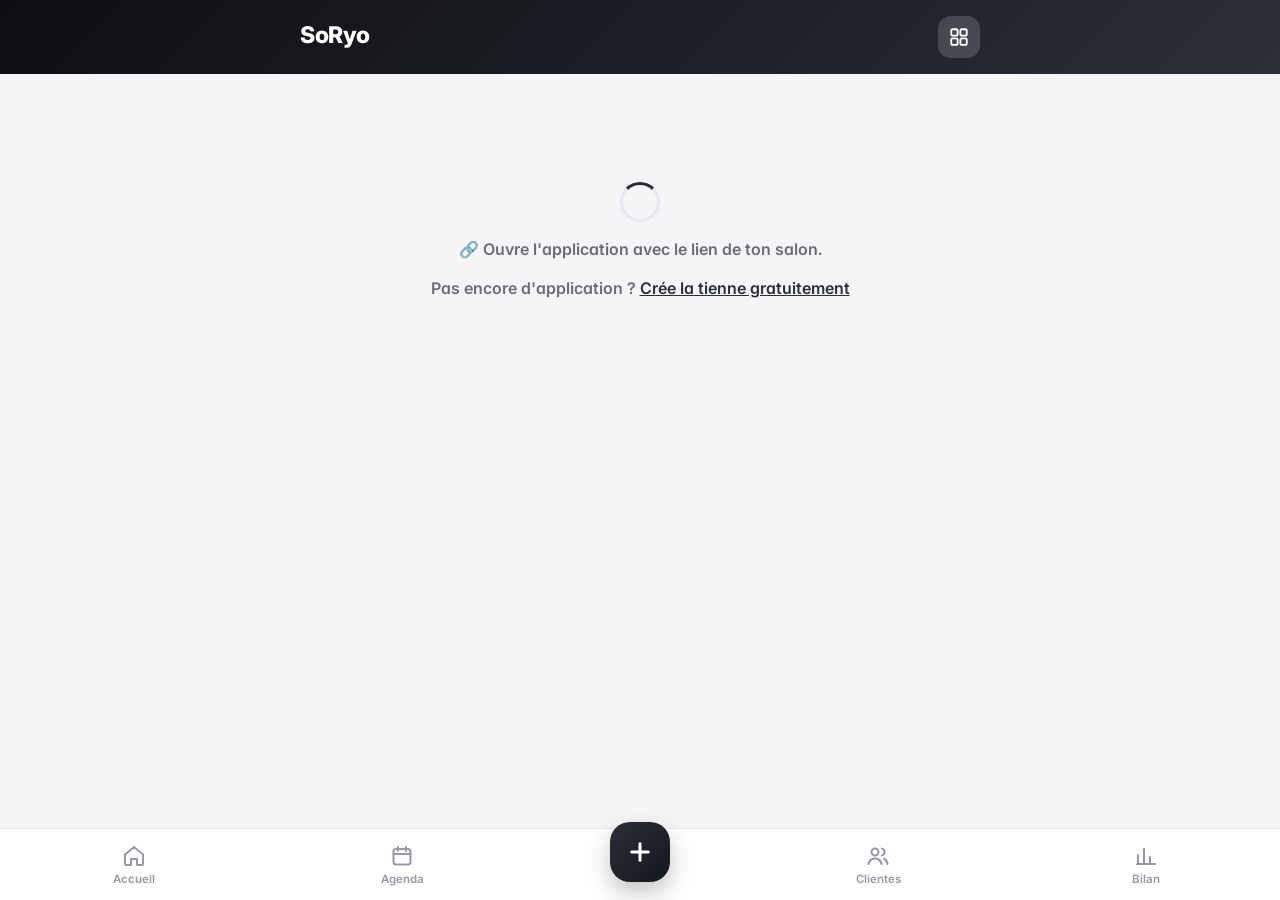
<file: index.html>
<!DOCTYPE html>
<html lang="fr">
<head>
<meta charset="utf-8">
<title>SoRyo</title>
<meta name="theme-color" content="#14161c">
<meta name="color-scheme" content="light dark">
<meta name="apple-mobile-web-app-capable" content="yes">
<meta name="apple-mobile-web-app-title" content="SoRyo">
<link rel="manifest" href="manifest.json">
<link rel="icon" href="icon.svg" type="image/svg+xml">
<link rel="apple-touch-icon" href="icon-180.png">
<meta name="viewport" content="width=device-width, initial-scale=1, maximum-scale=1, viewport-fit=cover">
<link rel="preconnect" href="https://fonts.googleapis.com">
<link rel="preconnect" href="https://fonts.gstatic.com" crossorigin>
<link href="https://fonts.googleapis.com/css2?family=Inter:wght@400;500;600;700;800&display=swap" rel="stylesheet">
<link rel="stylesheet" href="style.css?v=24">
</head>
<body>
<header class="appbar">
  <div class="logo-entete cache" id="logoEntete" aria-hidden="true"></div>
  <div class="appbar-texte">
    <div class="titre" id="titre">SoRyo</div>
    <div class="sous" id="sousTitre"></div>
  </div>
  <button class="appbar-bouton" onclick="vue('plus')" aria-label="Plus : réglages et outils">
    <svg width="22" height="22" viewBox="0 0 24 24" fill="none" stroke="currentColor" stroke-width="2" stroke-linecap="round" stroke-linejoin="round" aria-hidden="true"><rect x="3.5" y="3.5" width="7" height="7" rx="1.8"></rect><rect x="13.5" y="3.5" width="7" height="7" rx="1.8"></rect><rect x="3.5" y="13.5" width="7" height="7" rx="1.8"></rect><rect x="13.5" y="13.5" width="7" height="7" rx="1.8"></rect></svg>
  </button>
</header>
<div id="bandeau" class="bandeau cache"></div>
<main>
  <div id="chargement" class="chargement"><div class="squelette" role="status" aria-label="Chargement">
    <div class="sq sq-recherche"></div><div class="sq sq-hero"></div>
    <div class="sq-rangee"><div class="sq sq-carre"></div><div class="sq sq-carre"></div><div class="sq sq-carre"></div></div>
    <div class="sq sq-ligne"></div><div class="sq sq-carte"></div><div class="sq sq-carte"></div>
  </div></div>

  <!-- ============ CODE PIN ============ -->
  <section id="v-pin" class="cache ecran-pin">
    <div class="pin-icone" aria-hidden="true">
      <svg width="30" height="30" viewBox="0 0 24 24" fill="none" stroke="currentColor" stroke-width="2" stroke-linecap="round" stroke-linejoin="round"><rect x="4" y="10" width="16" height="11" rx="2.5"></rect><path d="M8 10V7a4 4 0 0 1 8 0v3"></path></svg>
    </div>
    <h1 class="titre-ecran" style="text-align:center">Code d'accès</h1>
    <p class="discret" style="text-align:center">Demandé une seule fois sur cet appareil.</p>
    <input type="password" id="pin" inputmode="numeric" maxlength="12" class="champ-pin" aria-label="Code d'accès"
           onkeydown="if(event.key==='Enter')validerPin()">
    <p id="pinMsg" class="pin-msg"></p>
    <button class="gros" onclick="validerPin()">Entrer</button>
    <button class="lien" id="lienOubli" style="display:block;margin:14px auto 0" onclick="ouvrirOubli()">Code oublié ?</button>
    <div id="oubli" class="carte cache" style="margin-top:14px">
      <div class="ligne1">Code oublié</div>
      <button class="gros" id="btnOubliEmail" onclick="demanderEmailCode()">📧 Recevoir un lien par e-mail</button>
      <div class="ligne2" id="oubliEmailMsg" style="margin-top:10px"></div>
      <div class="ligne1" style="margin-top:20px">Ou avec ton code de secours</div>
      <div class="ligne2">Reçu à ton inscription (ex. K7MQ-4PXA-92HT).</div>
      <label class="etiquette" for="oubliSecours">Code de secours</label>
      <input type="text" id="oubliSecours" autocomplete="off" autocapitalize="characters" maxlength="20" placeholder="XXXX-XXXX-XXXX">
      <div class="quand">
        <div><label class="etiquette" for="oubliPin">Nouveau code</label><input type="password" id="oubliPin" inputmode="numeric" maxlength="8" autocomplete="new-password"></div>
        <div><label class="etiquette" for="oubliPin2">Encore une fois</label><input type="password" id="oubliPin2" inputmode="numeric" maxlength="8" autocomplete="new-password"></div>
      </div>
      <button class="gros" id="btnOubli" onclick="validerOubli()">Enregistrer le nouveau code</button>
      <p class="discret" style="margin-bottom:0">Ni e-mail ni code de secours ? Contacte la personne qui t'a donné l'application.</p>
    </div>
    <div id="resetEmail" class="carte cache" style="margin-top:14px">
      <div class="ligne1">Choisis ton nouveau code</div>
      <div class="quand">
        <div><label class="etiquette" for="resetPin">Nouveau code</label><input type="password" id="resetPin" inputmode="numeric" maxlength="8" autocomplete="new-password"></div>
        <div><label class="etiquette" for="resetPin2">Encore une fois</label><input type="password" id="resetPin2" inputmode="numeric" maxlength="8" autocomplete="new-password"></div>
      </div>
      <button class="gros" id="btnReset" onclick="validerResetEmail()">Enregistrer le nouveau code</button>
    </div>
  </section>

  <!-- ============ ACCUEIL ============ -->
  <section id="v-accueil" class="cache">
    <div class="champ-recherche recherche-globale">
      <svg width="18" height="18" viewBox="0 0 24 24" fill="none" stroke="currentColor" stroke-width="2" stroke-linecap="round" aria-hidden="true"><circle cx="11" cy="11" r="7"></circle><path d="M20 20l-3.5-3.5"></path></svg>
      <input type="search" id="rechercheGlobale" placeholder="Rechercher…" oninput="rechercheGlobale()" autocomplete="off" aria-label="Rechercher partout">
    </div>
    <div id="resultatsGlobaux" class="resultats cache"></div>
    <div class="hero">
      <div class="hero-label">Encaissé aujourd'hui</div>
      <div class="hero-montant" id="jourCa">0 €</div>
      <div class="hero-sous" id="jourSous">0 prestation</div>
      <button class="hero-bouton" onclick="ouvrirSaisie()">
        <svg width="18" height="18" viewBox="0 0 24 24" fill="none" stroke="currentColor" stroke-width="2.5" stroke-linecap="round" aria-hidden="true"><path d="M12 5v14M5 12h14"></path></svg>
        Nouvelle prestation
      </button>
    </div>
    <div id="carteAbo"></div>
    <div id="bienvenue"></div>
    <div id="carteObjectif" class="carte jauge cache"></div>
    <div class="raccourcis">
      <button class="raccourci" onclick="vue('clientes')">
        <span class="raccourci-icone"><svg width="20" height="20" viewBox="0 0 24 24" fill="none" stroke="currentColor" stroke-width="2" stroke-linecap="round" stroke-linejoin="round" aria-hidden="true"><circle cx="9" cy="8" r="3.5"></circle><path d="M2.5 20c.8-3.6 3.4-5.5 6.5-5.5s5.7 1.9 6.5 5.5"></path><path d="M16 4.6a3.5 3.5 0 0 1 0 6.8M18 14.8c1.9.7 3.1 2.5 3.5 5.2"></path></svg></span>
        <span data-mot="Clientes|Clients">Clientes</span>
      </button>
      <button class="raccourci m-achats" onclick="vue('achats')">
        <span class="raccourci-icone"><svg width="20" height="20" viewBox="0 0 24 24" fill="none" stroke="currentColor" stroke-width="2" stroke-linecap="round" stroke-linejoin="round" aria-hidden="true"><path d="M6 3h12v18l-3-2-3 2-3-2-3 2z"></path><path d="M9 8h6M9 12h6"></path></svg></span>
        Nouvel achat
      </button>
      <button class="raccourci" onclick="vue('bilan')">
        <span class="raccourci-icone"><svg width="20" height="20" viewBox="0 0 24 24" fill="none" stroke="currentColor" stroke-width="2" stroke-linecap="round" aria-hidden="true"><path d="M4 20V11M10 20V5M16 20v-7M21 20H3"></path></svg></span>
        Bilan
      </button>
    </div>
    <h2 class="titre-section">Rendez-vous du jour</h2>
    <div id="rdvJour"></div>
    <div id="rappelsAccueil"></div>
    <h2 class="titre-section" id="titreSurveiller">À surveiller</h2>
    <div id="surveiller"></div>
    <h2 class="titre-section">Prestations du jour</h2>
    <div id="journee"></div>
  </section>

  <!-- ============ AGENDA ============ -->
  <section id="v-agenda" class="cache">
    <div class="agenda-tete">
      <h1 class="titre-ecran">Agenda</h1>
      <button class="lien" onclick="allerAujourdhui()">Aujourd'hui</button>
    </div>
    <div class="segment" id="modeAgenda" role="group" aria-label="Affichage">
      <button data-m="jour" class="on" onclick="choisirModeAgenda('jour')">Jour</button>
      <button data-m="semaine" onclick="choisirModeAgenda('semaine')">Semaine</button>
    </div>
    <div class="semaine">
      <button class="fleche" onclick="changerSemaine(-1)" aria-label="Semaine précédente">‹</button>
      <div id="jours" class="jours"></div>
      <button class="fleche" onclick="changerSemaine(1)" aria-label="Semaine suivante">›</button>
    </div>
    <h2 class="titre-section" id="titreJour"></h2>
    <div id="listeRdv"></div>
    <div id="grilleSemaine" class="grille-semaine cache"></div>
    <button class="gros" id="btnRdvJour" onclick="ouvrirRdv()">+ Nouveau rendez-vous</button>
    <div id="rappelsAgenda" style="margin-top:18px"></div>
  </section>

  <!-- ============ NOUVELLE PRESTATION ============ -->
  <section id="v-nouvelle" class="cache">
    <div id="formulaire">
      <h1 class="titre-ecran">Nouvelle prestation</h1>

      <div class="bloc">
        <h2 class="titre-bloc"><span class="etape">1</span><span data-mot="Cliente|Client">Cliente</span></h2>
        <div id="clienteChoisie" class="selection cache">
          <span id="clienteNom"></span>
          <button class="lien" onclick="changerCliente()">Changer</button>
        </div>
        <div id="dejaFait"></div>
        <div id="clienteRecherche">
          <input type="text" id="recherche" placeholder="Tape le prénom…" autocomplete="off" oninput="filtrerClientes()" aria-label="Rechercher">
          <div id="suggestions" class="liste"></div>
        </div>
      </div>

      <div class="bloc">
        <h2 class="titre-bloc"><span class="etape">2</span>Prestation</h2>
        <div id="prestations" class="grille"></div>
        <h3 class="sous-titre m-options">Options</h3>
        <div id="options" class="grille options m-options"></div>
        <div id="blocDeplacement" class="cache">
          <h3 class="sous-titre">À domicile</h3>
          <div id="choixDeplacement" class="grille options"></div>
        </div>
      </div>

      <div class="bloc">
        <h2 class="titre-bloc"><span class="etape">3</span>Prix<span class="m-paiement">&nbsp;et paiement</span></h2>
        <div class="total">
          <input type="number" id="prix" inputmode="decimal" placeholder="0" oninput="prixModifie()" aria-label="Prix">
          <span class="euro-grand">€</span>
          <button class="lien cache" id="prixAuto" onclick="remettrePrixAuto()">Prix automatique</button>
        </div>
        <div id="fidelite" class="fidelite cache"></div>
        <div id="blocOffre" class="m-offres">
          <h3 class="sous-titre">Offre (facultatif)</h3>
          <div id="anniv" class="fidelite info cache"></div>
          <div id="choixOffres" class="grille options"></div>
        </div>
        <h3 class="sous-titre m-paiement">Payé comment ?</h3>
        <div id="choixPaiement" class="paiements m-paiement"></div>
      </div>

      <div class="bloc">
        <h2 class="titre-bloc"><span class="etape">4</span>Quand ?</h2>
        <div class="quand">
          <input type="date" id="date" onchange="majResume()" aria-label="Date">
          <input type="time" id="heure" class="m-heure" aria-label="Heure">
        </div>
      </div>

      <!-- Barre d'encaissement, toujours visible -->
      <div class="barre-caisse">
        <div class="barre-caisse-texte">
          <span>À encaisser</span>
          <b id="encaisser">0 €</b>
        </div>
        <button class="gros" id="btnEnregistrer" onclick="enregistrer()">Enregistrer</button>
      </div>
    </div>

    <div id="succes" class="succes cache">
      <div class="succes-rond" id="succesIcone">✓</div>
      <h1 id="succesTitre" class="titre-ecran" style="text-align:center"></h1>
      <p id="succesDetail" class="discret" style="text-align:center;font-size:16px"></p>
      <div id="succesMontant" class="succes-montant"></div>
      <a class="gros secondaire bouton-lien avec-ico cache" id="succesMerci" href="#"><svg width="18" height="18" viewBox="0 0 24 24" fill="none" stroke="currentColor" stroke-width="2" stroke-linecap="round" stroke-linejoin="round" aria-hidden="true"><path d="M21 12a8 8 0 0 1-11.6 7.1L4 20l1-4.6A8 8 0 1 1 21 12z"/></svg>SMS de remerciement</a>
      <a class="gros secondaire bouton-lien avec-ico cache" id="succesAvis" href="#"><svg width="18" height="18" viewBox="0 0 24 24" fill="none" stroke="currentColor" stroke-width="2" stroke-linecap="round" stroke-linejoin="round" aria-hidden="true"><path d="M12 3l2.8 5.7 6.2.9-4.5 4.4 1.1 6.2L12 17.3l-5.6 2.9 1.1-6.2L3 9.6l6.2-.9z"/></svg>Demander un avis Google</a>
      <button class="gros" onclick="nouvelleSaisie()">Nouvelle prestation</button>
      <button class="lien" style="display:block;margin:14px auto 0" onclick="vue('accueil')">Retour à l'accueil</button>
    </div>
  </section>

  <!-- ============ CLIENTES ============ -->
  <section id="v-clientes" class="cache">
    <h1 class="titre-ecran"><span id="iconeClients" class="cache"></span><span data-mot="Clientes|Clients">Clientes</span></h1>
    <div class="champ-recherche">
      <svg width="18" height="18" viewBox="0 0 24 24" fill="none" stroke="currentColor" stroke-width="2" stroke-linecap="round" aria-hidden="true"><circle cx="11" cy="11" r="7"></circle><path d="M20 20l-3.5-3.5"></path></svg>
      <input type="text" id="rechercheClientes" placeholder="Rechercher…" oninput="afficherClientes()" aria-label="Rechercher">
    </div>
    <div class="filtres" id="filtres">
      <button class="puce on" data-f="toutes" data-mot="Toutes|Tous">Toutes</button>
      <button class="puce m-fidelite" data-f="offre">Fidélité au prochain passage</button>
      <button class="puce" data-f="anniv">Anniversaire ce mois</button>
      <button class="puce" data-f="absente" data-mot="Pas venue depuis 2 mois|Pas venu depuis 2 mois">Pas venue depuis 2 mois</button>
      <button class="puce" data-f="regulieres">Fidèles (5 passages et +)</button>
    </div>
    <div class="trier">
      <label for="tri">Trier</label>
      <select id="tri" onchange="afficherClientes()">
        <option value="nom">Nom (A → Z)</option>
        <option value="recente">Dernière visite</option>
        <option value="passages">Nombre de passages</option>
        <option value="ca">Chiffre d'affaires</option>
        <option value="offre" class="m-fidelite">Plus proche de l'offre fidélité</option>
      </select>
    </div>
    <p id="nbClientes" class="discret"></p>
    <div id="listeClientes"></div>
    <p class="discret"><span data-mot="Touche une cliente|Touche un client">Touche une cliente</span> pour voir sa fiche. Glisse vers la droite : nouvelle prestation ; vers la gauche : appeler ou SMS.<span class="m-fidelite"> Les ronds = passages depuis le <span class="debutOffre"></span>.</span></p>
  </section>

  <!-- ============ FICHE CLIENTE ============ -->
  <section id="v-fiche" class="cache">
    <button class="lien retour" onclick="vue('clientes')" data-mot="← Toutes les clientes|← Tous les clients">← Toutes les clientes</button>
    <div class="carte fiche-entete">
      <div class="fiche-nom" id="ficheNom"></div>
      <div class="ligne2" id="ficheSous"></div>
      <div class="points" id="fichePoints"></div>
      <div class="ligne2" id="ficheFidelite"></div>
    </div>
    <div class="stats">
      <div class="stat">Passages<b id="fichePassages">0</b></div>
      <div class="stat">Total dépensé<b id="ficheCa">0 €</b></div>
    </div>
    <button class="gros" onclick="prestationPourFiche()">Nouvelle prestation pour <span id="ficheNomBouton"></span></button>

    <h2 class="titre-section"><span class="m-fiche">Coordonnées et notes</span><span class="m-sans-fiche">Prénom</span></h2>
    <div class="carte">
      <label class="etiquette" for="fichePrenom">Prénom (nom affiché)</label>
      <input type="text" id="fichePrenom" maxlength="60">
      <div class="m-fiche">
      <label class="etiquette" for="ficheTel">Téléphone</label>
      <input type="tel" id="ficheTel" placeholder="06 12 34 56 78" inputmode="tel">
      <div class="contact" id="ficheContact">
        <a class="bouton-contact" id="ficheAppel" href="#"><svg width="18" height="18" viewBox="0 0 24 24" fill="none" stroke="currentColor" stroke-width="2" stroke-linecap="round" stroke-linejoin="round" aria-hidden="true"><path d="M22 16.9v3a2 2 0 0 1-2.2 2 19.8 19.8 0 0 1-8.6-3.1 19.5 19.5 0 0 1-6-6A19.8 19.8 0 0 1 2.1 4.2 2 2 0 0 1 4.1 2h3a2 2 0 0 1 2 1.7c.1 1 .4 1.9.7 2.8a2 2 0 0 1-.5 2.1L8 9.9a16 16 0 0 0 6 6l1.3-1.3a2 2 0 0 1 2.1-.4c.9.3 1.8.6 2.8.7a2 2 0 0 1 1.7 2z"/></svg>Appeler</a>
        <a class="bouton-contact" id="ficheSms" href="#"><svg width="18" height="18" viewBox="0 0 24 24" fill="none" stroke="currentColor" stroke-width="2" stroke-linecap="round" stroke-linejoin="round" aria-hidden="true"><path d="M21 12a8 8 0 0 1-11.6 7.1L4 20l1-4.6A8 8 0 1 1 21 12z"/></svg>SMS</a>
        <a class="bouton-contact cache" id="ficheRelance" href="#"><svg width="18" height="18" viewBox="0 0 24 24" fill="none" stroke="currentColor" stroke-width="2" stroke-linecap="round" stroke-linejoin="round" aria-hidden="true"><path d="M21 12a9 9 0 1 1-3-6.7L21 8"/><path d="M21 3v5h-5"/></svg>Relancer</a>
        <a class="bouton-contact cache" id="ficheAvis" href="#"><svg width="18" height="18" viewBox="0 0 24 24" fill="none" stroke="currentColor" stroke-width="2" stroke-linecap="round" stroke-linejoin="round" aria-hidden="true"><path d="M12 3l2.8 5.7 6.2.9-4.5 4.4 1.1 6.2L12 17.3l-5.6 2.9 1.1-6.2L3 9.6l6.2-.9z"/></svg>Avis Google</a>
        <a class="bouton-contact m-fidelite cache" id="ficheCarte" href="#"><svg width="18" height="18" viewBox="0 0 24 24" fill="none" stroke="currentColor" stroke-width="2" stroke-linecap="round" stroke-linejoin="round" aria-hidden="true"><path d="M3 7a2 2 0 0 1 2-2h14a2 2 0 0 1 2 2v3a2 2 0 0 0 0 4v3a2 2 0 0 1-2 2H5a2 2 0 0 1-2-2v-3a2 2 0 0 0 0-4z"/><path d="M14 6v2M14 11v2M14 16v2"/></svg>Envoyer sa carte</a>
        <a class="bouton-contact m-fidelite cache" id="ficheCarteVoir" href="#" target="_blank" rel="noopener"><svg width="18" height="18" viewBox="0 0 24 24" fill="none" stroke="currentColor" stroke-width="2" stroke-linecap="round" stroke-linejoin="round" aria-hidden="true"><path d="M2 12s3.5-7 10-7 10 7 10 7-3.5 7-10 7S2 12 2 12z"/><circle cx="12" cy="12" r="3"/></svg>Voir sa carte</a>
      </div>
      <label class="etiquette" for="ficheNomFamille">Nom de famille</label>
      <input type="text" id="ficheNomFamille" placeholder="(facultatif)">
      <label class="etiquette" for="ficheAnniv">Anniversaire (jour/mois)</label>
      <input type="text" id="ficheAnniv" placeholder="ex. 09/04" inputmode="numeric" maxlength="10">
      <label class="etiquette" for="ficheNotes">Notes</label>
      <textarea id="ficheNotes" rows="4" placeholder="Préférences, remarques…"></textarea>
      </div>
      <button class="gros secondaire" id="btnFiche" onclick="sauverFiche()">Enregistrer la fiche</button>
    </div>

    <h2 class="titre-section">Historique</h2>
    <div id="ficheHistorique"></div>

    <h2 class="titre-section">Même personne qu'une autre fiche ?</h2>
    <div class="carte">
      <p class="discret" style="margin-top:0">Ex. « Marlene » et « Marlène Dupont ». Les passages de l'autre fiche seront regroupés ici, sous le nom <b id="ficheNomFusion"></b>.</p>
      <select id="ficheFusion" aria-label="Autre fiche"></select>
      <button class="gros secondaire" id="btnFusion" onclick="fusionnerFiche()">Regrouper avec cette fiche</button>
    </div>
  </section>

  <!-- ============ BILAN ============ -->
  <section id="v-bilan" class="cache">
    <h1 class="titre-ecran" id="titreBilanAnnee">Bilan</h1>
    <div class="stats stats-annee">
      <div class="stat vedette">Encaissé (TTC)<b id="anCa">0 €</b></div>
      <div class="stat m-achats">Dépensé (TTC)<b id="anAchats">0 €</b></div>
    </div>
    <div class="stat m-achats stat-large">Il reste (encaissé − dépensé)<b id="anReste">0 €</b></div>
    <div class="stats">
      <div class="stat">Prestations<b id="anNb">0</b></div>
      <div class="stat">Panier moyen<b id="anPanier">0 €</b></div>
    </div>
    <div class="stat stat-large">Taux horaire moyen<b id="anTaux">–</b><span class="stat-detail" id="anTauxDetail"></span></div>
    <div class="carte graphique">
      <div class="ligne1"><span>Encaissé par mois</span></div>
      <div class="legende" id="graphLegende"></div>
      <div id="graphMois" class="graph-zone"></div>
      <div class="graph-detail" id="graphDetail"></div>
      <div class="ligne2" id="graphCompare"></div>
    </div>
    <div class="menu" style="margin-top:10px">
      <button class="menu-ligne" onclick="vue('recettes')">
        <span class="menu-icone"><svg width="20" height="20" viewBox="0 0 24 24" fill="none" stroke="currentColor" stroke-width="2" stroke-linecap="round" stroke-linejoin="round" aria-hidden="true"><path d="M4 4.5A1.5 1.5 0 0 1 5.5 3H20v15H5.5A1.5 1.5 0 0 0 4 19.5z"></path><path d="M4 19.5A1.5 1.5 0 0 0 5.5 21H20v-3M8 7h8M8 11h6"></path></svg></span>
        <span class="menu-texte"><b>Livre des recettes</b><small>Export pour Excel ou PDF, prêt pour l'URSSAF</small></span>
        <span class="chevron">›</span>
      </button>
      <button class="menu-ligne" onclick="vue('stats')">
        <span class="menu-icone"><svg width="20" height="20" viewBox="0 0 24 24" fill="none" stroke="currentColor" stroke-width="2" stroke-linecap="round" stroke-linejoin="round" aria-hidden="true"><path d="M21 12a9 9 0 1 1-9-9v9z"></path><path d="M15 3.5A9 9 0 0 1 20.5 9H15z"></path></svg></span>
        <span class="menu-texte"><b>Statistiques <span data-mot="clientes|clients">clientes</span></b><small>Prestations phares, fidélité, meilleurs <span data-mot="clientes|clients">clientes</span></small></span>
        <span class="chevron">›</span>
      </button>
    </div>
    <div id="carteSeuil" class="carte jauge cache"></div>
    <div id="carteUrssaf" class="carte cache"></div>
    <h2 class="titre-section m-paiement">Encaissé par mode de paiement</h2>
    <div id="paiements" class="carte m-paiement"></div>
    <h2 class="titre-section m-achats">Dépenses par catégorie</h2>
    <div id="categories" class="carte m-achats"></div>
    <h2 class="titre-section" id="titreAnnee">Par mois</h2>
    <div class="table-boite">
      <table><thead><tr><th>Mois</th><th class="n">Encaissé</th><th class="n m-achats">Dépensé</th><th class="n m-achats">Reste</th></tr></thead><tbody id="tableMois"></tbody></table>
    </div>
    <h2 class="titre-section">Historique</h2>
    <div class="champ-recherche">
      <svg width="18" height="18" viewBox="0 0 24 24" fill="none" stroke="currentColor" stroke-width="2" stroke-linecap="round" aria-hidden="true"><circle cx="11" cy="11" r="7"></circle><path d="M20 20l-3.5-3.5"></path></svg>
      <input type="search" id="rechercheHisto" placeholder="Nom, prestation, date, montant…" oninput="afficherHistorique()" aria-label="Rechercher dans l'historique" autocomplete="off">
    </div>
    <p id="histoResume" class="discret"></p>
    <div id="recentes"></div>
  </section>

  <!-- ============ LIVRE DES RECETTES ============ -->
  <section id="v-recettes" class="cache">
    <button class="lien retour ne-pas-imprimer" onclick="vue('bilan')">← Bilan</button>
    <div class="entete-impression" id="recEntete"></div>
    <h1 class="titre-ecran ne-pas-imprimer">Livre des recettes</h1>
    <div class="quand ne-pas-imprimer">
      <div><label class="etiquette" for="recAnnee">Année</label><select id="recAnnee" onchange="afficherRecettes()"></select></div>
      <div><label class="etiquette" for="recMois">Mois</label><select id="recMois" onchange="afficherRecettes()"></select></div>
    </div>
    <div class="stats" style="margin-top:12px">
      <div class="stat vedette">Total encaissé<b id="recTotal">0 €</b></div>
      <div class="stat">Recettes<b id="recNb">0</b></div>
    </div>
    <div class="actions-export ne-pas-imprimer">
      <button class="gros" onclick="exporterRecettes()">Télécharger pour Excel</button>
      <button class="gros secondaire" onclick="imprimerRecettes()">Imprimer ou enregistrer en PDF</button>
    </div>
    <p class="discret ne-pas-imprimer">Montants réellement encaissés (après réduction), dans l'ordre chronologique. À garder pour l'URSSAF ou ton comptable.</p>
    <div class="table-boite">
      <table class="table-recettes"><thead><tr><th>Date</th><th>N°</th><th data-mot="Cliente|Client">Cliente</th><th>Prestation</th><th class="n">Montant</th><th class="m-paiement">Règlement</th></tr></thead><tbody id="tableRecettes"></tbody></table>
    </div>
  </section>

  <!-- ============ STATISTIQUES ============ -->
  <section id="v-stats" class="cache">
    <button class="lien retour" onclick="vue('bilan')">← Bilan</button>
    <h1 class="titre-ecran">Statistiques</h1>
    <div class="filtres" id="periodesStats">
      <button class="puce on" data-p="annee">Cette année</button>
      <button class="puce" data-p="12m">12 derniers mois</button>
      <button class="puce" data-p="tout">Depuis le début</button>
    </div>
    <div class="stats" style="margin-top:10px">
      <div class="stat"><span data-mot="Clientes venues|Clients venus">Clientes venues</span><b id="stVenues">0</b></div>
      <div class="stat"><span data-mot="Nouvelles|Nouveaux">Nouvelles</span><b id="stNouvelles">0</b></div>
      <div class="stat">Reviennent<b id="stRetour">0 %</b></div>
      <div class="stat">Revient tous les<b id="stRythme">–</b></div>
    </div>
    <p class="discret" id="stExplication"></p>
    <h2 class="titre-section">Prestations les plus demandées</h2>
    <div id="stPrestations" class="carte"></div>
    <h2 class="titre-section"><span data-mot="Meilleures clientes|Meilleurs clients">Meilleures clientes</span></h2>
    <div id="stMeilleures"></div>
    <h2 class="titre-section">Rapport par heure de travail</h2>
    <div id="stRentabilite" class="carte"></div>
    <h2 class="titre-section">Nombre de visites par personne</h2>
    <div id="stFrequence" class="carte"></div>
    <h2 class="titre-section">Jours les plus chargés</h2>
    <div id="stJours" class="carte"></div>
  </section>

  <!-- ============ PLUS ============ -->
  <section id="v-plus" class="cache">
    <h1 class="titre-ecran">Plus</h1>
    <div class="carte salon-carte" id="infoSalon"></div>
    <div class="menu">
      <button class="menu-ligne cache" id="menuAbo" onclick="vue('abonnement')">
        <span class="menu-icone"><svg width="20" height="20" viewBox="0 0 24 24" fill="none" stroke="currentColor" stroke-width="2" stroke-linecap="round" stroke-linejoin="round" aria-hidden="true"><rect x="2.5" y="5" width="19" height="14" rx="2.5"></rect><path d="M2.5 10h19M6.5 15h4"></path></svg></span>
        <span class="menu-texte"><b>Mon abonnement</b><small>Essai, paiement, factures</small></span>
        <span class="chevron">›</span>
      </button>
      <button class="menu-ligne" onclick="vue('reglages')">
        <span class="menu-icone"><svg width="20" height="20" viewBox="0 0 24 24" fill="none" stroke="currentColor" stroke-width="2" stroke-linecap="round" stroke-linejoin="round" aria-hidden="true"><path d="M4 6h10M18 6h2M4 12h4M12 12h8M4 18h12M20 18h0"></path><circle cx="16" cy="6" r="2"></circle><circle cx="10" cy="12" r="2"></circle><circle cx="18" cy="18" r="2"></circle></svg></span>
        <span class="menu-texte"><b>Réglages</b><small>Nom, métier, couleur, fonctions, code</small></span>
        <span class="chevron">›</span>
      </button>
      <button class="menu-ligne" onclick="vue('bilan')">
        <span class="menu-icone"><svg width="20" height="20" viewBox="0 0 24 24" fill="none" stroke="currentColor" stroke-width="2" stroke-linecap="round" aria-hidden="true"><path d="M4 20V11M10 20V5M16 20v-7M21 20H3"></path></svg></span>
        <span class="menu-texte"><b>Bilan</b><small>Chiffre d'affaires, graphique, historique</small></span>
        <span class="chevron">›</span>
      </button>
      <button class="menu-ligne" onclick="vue('import')">
        <span class="menu-icone"><svg width="20" height="20" viewBox="0 0 24 24" fill="none" stroke="currentColor" stroke-width="2" stroke-linecap="round" stroke-linejoin="round" aria-hidden="true"><path d="M12 3v12M7 10l5 5 5-5"></path><path d="M4 17v2a2 2 0 0 0 2 2h12a2 2 0 0 0 2-2v-2"></path></svg></span>
        <span class="menu-texte"><b>Importer mes <span data-mot="clientes|clients">clientes</span></b><small>Depuis les contacts du téléphone ou un fichier</small></span>
        <span class="chevron">›</span>
      </button>
      <button class="menu-ligne" onclick="vue('tarifs')">
        <span class="menu-icone"><svg width="20" height="20" viewBox="0 0 24 24" fill="none" stroke="currentColor" stroke-width="2" stroke-linecap="round" stroke-linejoin="round" aria-hidden="true"><path d="M20.6 13.4 13.4 20.6a2 2 0 0 1-2.8 0L3 13V3h10l7.6 7.6a2 2 0 0 1 0 2.8z"></path><circle cx="7.5" cy="7.5" r="1.5"></circle></svg></span>
        <span class="menu-texte"><b>Tarifs</b><small>Prestations, options et prix</small></span>
        <span class="chevron">›</span>
      </button>
      <button class="menu-ligne m-offres-ou-fidelite" onclick="vue('offres')">
        <span class="menu-icone"><svg width="20" height="20" viewBox="0 0 24 24" fill="none" stroke="currentColor" stroke-width="2" stroke-linecap="round" stroke-linejoin="round" aria-hidden="true"><rect x="3" y="8" width="18" height="13" rx="2"></rect><path d="M12 8v13M3 12h18M12 8c-2-4-6-4-6-1.5S9 8 12 8zm0 0c2-4 6-4 6-1.5S15 8 12 8z"></path></svg></span>
        <span class="menu-texte"><b>Offres et fidélité</b><small>Réductions, anniversaires, parrainage</small></span>
        <span class="chevron">›</span>
      </button>
<button class="menu-ligne" onclick="vue('recettes')">
        <span class="menu-icone"><svg width="20" height="20" viewBox="0 0 24 24" fill="none" stroke="currentColor" stroke-width="2" stroke-linecap="round" stroke-linejoin="round" aria-hidden="true"><path d="M4 4.5A1.5 1.5 0 0 1 5.5 3H20v15H5.5A1.5 1.5 0 0 0 4 19.5z"></path><path d="M4 19.5A1.5 1.5 0 0 0 5.5 21H20v-3M8 7h8M8 11h6"></path></svg></span>
        <span class="menu-texte"><b>Livre des recettes</b><small>Export pour Excel ou PDF, prêt pour l'URSSAF</small></span>
        <span class="chevron">›</span>
      </button>
      <button class="menu-ligne" onclick="vue('stats')">
        <span class="menu-icone"><svg width="20" height="20" viewBox="0 0 24 24" fill="none" stroke="currentColor" stroke-width="2" stroke-linecap="round" stroke-linejoin="round" aria-hidden="true"><path d="M21 12a9 9 0 1 1-9-9v9z"></path><path d="M15 3.5A9 9 0 0 1 20.5 9H15z"></path></svg></span>
        <span class="menu-texte"><b>Statistiques <span data-mot="clientes|clients">clientes</span></b><small>Prestations phares, fidélité, meilleurs <span data-mot="clientes|clients">clientes</span></small></span>
        <span class="chevron">›</span>
      </button>
      <button class="menu-ligne m-achats" onclick="vue('achats')">
        <span class="menu-icone"><svg width="20" height="20" viewBox="0 0 24 24" fill="none" stroke="currentColor" stroke-width="2" stroke-linecap="round" stroke-linejoin="round" aria-hidden="true"><path d="M6 3h12v18l-3-2-3 2-3-2-3 2z"></path><path d="M9 8h6M9 12h6"></path></svg></span>
        <span class="menu-texte"><b>Achats et dépenses</b><small>Produits, matériel, charges</small></span>
        <span class="chevron">›</span>
      </button>
      <a class="menu-ligne" id="lienRecommander" href="#">
        <span class="menu-icone"><svg width="20" height="20" viewBox="0 0 24 24" fill="none" stroke="currentColor" stroke-width="2" stroke-linecap="round" stroke-linejoin="round" aria-hidden="true"><circle cx="18" cy="5" r="3"></circle><circle cx="6" cy="12" r="3"></circle><circle cx="18" cy="19" r="3"></circle><path d="M8.6 13.5l6.8 4M15.4 6.5l-6.8 4"></path></svg></span>
        <span class="menu-texte"><b>Recommander l'application</b><small>Envoyer le lien gratuit à une collègue</small></span>
        <span class="chevron">›</span>
      </a>
      <button class="menu-ligne" onclick="lancerVisite(true)">
        <span class="menu-icone"><svg width="20" height="20" viewBox="0 0 24 24" fill="none" stroke="currentColor" stroke-width="2" stroke-linecap="round" stroke-linejoin="round" aria-hidden="true"><circle cx="12" cy="12" r="9"/><path d="M15.5 8.5l-2 5-5 2 2-5z"/></svg></span>
        <span class="menu-texte"><b>Revoir la visite guidée</b><small>Les 3 gestes à connaître</small></span>
        <span class="chevron">›</span>
      </button>
      <button class="menu-ligne" onclick="verrouiller()">
        <span class="menu-icone"><svg width="20" height="20" viewBox="0 0 24 24" fill="none" stroke="currentColor" stroke-width="2" stroke-linecap="round" stroke-linejoin="round" aria-hidden="true"><rect x="4" y="10" width="16" height="11" rx="2.5"></rect><path d="M8 10V7a4 4 0 0 1 8 0v3"></path></svg></span>
        <span class="menu-texte"><b>Verrouiller l'application</b><small>Le code sera redemandé sur cet appareil</small></span>
        <span class="chevron">›</span>
      </button>
    </div>
  </section>

  <!-- ============ RÉGLAGES ============ -->
  <section id="v-reglages" class="cache">
    <button class="lien retour" onclick="vue('plus')">← Plus</button>
    <h1 class="titre-ecran">Réglages</h1>
    <div id="formReglages"></div>
    <button class="gros" id="btnReglages" onclick="sauverReglages()">Enregistrer les réglages</button>
  </section>

  <!-- ============ IMPORT DES CLIENTS ============ -->
  <section id="v-import" class="cache">
    <button class="lien retour" onclick="vue('plus')">← Plus</button>
    <h1 class="titre-ecran">Importer mes <span data-mot="clientes|clients">clientes</span></h1>
    <p class="discret" style="margin-top:-6px">Retrouve tes <span data-mot="clientes|clients">clientes</span> dans l'application sans tout retaper. Les noms déjà présents ne sont pas ajoutés en double.</p>
    <div class="carte">
      <button class="gros" id="btnContacts" onclick="importerDepuisContacts()">📱 Choisir dans les contacts du téléphone</button>
      <p class="discret cache" id="contactsIndispo">Le choix direct dans les contacts n'est possible que sur Android (Chrome). Sur iPhone : utilise un fichier (ci-dessous).</p>
      <button class="gros secondaire" onclick="$('fichierImport').click()">📄 Depuis un fichier (.vcf, .csv)</button>
      <input type="file" id="fichierImport" class="cache" accept=".vcf,.csv,.txt,text/vcard,text/csv" onchange="importerDepuisFichier(this)">
      <div class="ligne2" style="margin-top:12px">Fichiers acceptés : cartes de contact (.vcf, exportées depuis l'iPhone ou Google Contacts) ou tableau .csv (exporté d'Excel ou Google Sheets) avec une colonne Nom ou Prénom, et si possible Téléphone, Anniversaire, Notes.</div>
    </div>
    <div id="importApercu"></div>
  </section>

  <!-- ============ ABONNEMENT ============ -->
  <section id="v-abonnement" class="cache">
    <button class="lien retour" onclick="vue('plus')">← Plus</button>
    <h1 class="titre-ecran">Mon abonnement</h1>
    <div id="contenuAbo"></div>
  </section>

  <!-- ============ TARIFS ============ -->
  <section id="v-tarifs" class="cache">
    <button class="lien retour" onclick="vue('plus')">← Plus</button>
    <h1 class="titre-ecran" id="titrePrestations">Prestations</h1>
    <p class="discret" style="margin-top:-6px">Pour chaque prestation : nom, prix et durée en minutes (pour l'agenda et ton taux horaire).</p>
    <div class="carte"><div id="tarifsPrestations"></div>
      <button class="lien" onclick="ajouterLigneTarif(false)">+ Ajouter une prestation</button></div>
    <div class="m-options">
      <h2 class="titre-section">Options</h2>
      <div class="carte"><div id="tarifsOptions"></div>
        <button class="lien" onclick="ajouterLigneTarif(true)">+ Ajouter une option</button></div>
    </div>
    <button class="gros" id="btnTarifs" onclick="sauverTarifs()">Enregistrer les tarifs</button>
  </section>

  <!-- ============ OFFRES ============ -->
  <section id="v-offres" class="cache">
    <button class="lien retour" onclick="vue('plus')">← Plus</button>
    <h1 class="titre-ecran">Offres et fidélité</h1>
    <div id="carteFidelite" class="m-fidelite"></div>
    <div class="m-offres">
      <p class="discret">Les offres se choisissent au moment de la saisie (étape 3). En vert : active · en blanc : en pause.</p>
      <div id="listeOffres"></div>
      <h2 class="titre-section">Créer une offre</h2>
      <div class="carte">
        <input type="text" id="offreNom" placeholder="Nom (ex. Parrainage, Fête des mères…)" maxlength="60" aria-label="Nom de l'offre">
        <div style="display:flex;gap:8px;margin-top:10px;align-items:center">
          <input type="number" id="offreValeur" inputmode="decimal" placeholder="10" style="max-width:120px" aria-label="Montant">
          <div class="bascule">
            <button id="typePct" class="puce on" onclick="choisirType('%')">%</button>
            <button id="typeEur" class="puce" onclick="choisirType('€')">€</button>
          </div>
        </div>
        <button class="gros secondaire" onclick="creerOffre()">Créer l'offre</button>
      </div>
    </div>
  </section>

  <!-- ============ ACHATS ============ -->
  <section id="v-achats" class="cache">
    <button class="lien retour" onclick="vue('plus')">← Plus</button>
    <h1 class="titre-ecran">Nouvel achat</h1>
    <p class="discret" style="margin-top:-4px">Montants TTC (ce que tu as payé, TVA comprise).</p>
    <div class="carte">
      <label class="etiquette" for="achatLibelle">C'est quoi ?</label>
      <input type="text" id="achatLibelle" placeholder="ex. produits, matériel…" maxlength="120">
      <label class="etiquette">Catégorie</label>
      <div id="achatCategories" class="grille options"></div>
      <div class="quand" style="margin-top:12px">
        <div><label class="etiquette" for="achatPrix">Prix TTC (à l'unité)</label>
          <input type="number" id="achatPrix" inputmode="decimal" placeholder="0,00" oninput="majTotalAchat()"></div>
        <div><label class="etiquette" for="achatQte">Quantité</label>
          <input type="number" id="achatQte" inputmode="numeric" value="1" min="1" oninput="majTotalAchat()"></div>
      </div>
      <label class="etiquette" for="achatDate">Date</label>
      <input type="date" id="achatDate">
      <div id="achatTotal" class="encaisser-ligne"></div>
      <button class="gros" id="btnAchat" onclick="enregistrerAchat()">Enregistrer l'achat</button>
    </div>
    <h2 class="titre-section">Achats de l'année</h2>
    <div class="trier"><label for="achatFiltre">Voir</label>
      <select id="achatFiltre" onchange="afficherAchats()"></select></div>
    <p id="achatsResume" class="discret"></p>
    <div id="listeAchats"></div>
  </section>
</main>

<!-- ============ MODIFIER UNE SAISIE ============ -->
<div id="modale" class="modale cache" onclick="if(event.target===this)fermerModale()">
  <div class="feuille" role="dialog" aria-label="Modifier la saisie">
    <div class="feuille-poignee"></div>
    <h2 class="titre-ecran" style="margin-top:4px;font-size:22px">Modifier la saisie</h2>
    <div class="quand">
      <div><label class="etiquette" for="mDate">Date</label><input type="date" id="mDate"></div>
      <div class="m-heure"><label class="etiquette" for="mHeure">Heure</label><input type="time" id="mHeure"></div>
    </div>
    <label class="etiquette" for="mClient" data-mot="Cliente|Client">Cliente</label>
    <input type="text" id="mClient" list="listeNoms" autocomplete="off">
    <label class="etiquette" for="mPrestation">Prestation</label>
    <input type="text" id="mPrestation">
    <label class="etiquette" for="mPrix">Prix (€, avant offre)</label>
    <input type="number" id="mPrix" inputmode="decimal">
    <label class="etiquette m-paiement">Paiement</label>
    <div id="mPaiement" class="paiements m-paiement"></div>
    <div id="mBlocOffre" class="m-offres">
      <label class="etiquette" for="mOffre">Offre</label>
      <select id="mOffre"></select>
    </div>
    <div id="mInfo" class="fidelite info cache"></div>
    <button class="gros" id="btnModifier" onclick="validerModification()">Enregistrer les changements</button>
    <div class="actions" style="justify-content:space-between;margin-top:14px">
      <button class="lien" onclick="fermerModale()">Annuler</button>
      <button class="lien danger" onclick="supprimerSaisie()">Supprimer cette saisie</button>
    </div>
  </div>
</div>
<!-- ============ RENDEZ-VOUS ============ -->
<div id="modaleRdv" class="modale cache" onclick="if(event.target===this)fermerRdv()">
  <div class="feuille" role="dialog" aria-label="Rendez-vous">
    <div class="feuille-poignee"></div>
    <h2 class="titre-ecran" style="margin-top:4px;font-size:22px" id="rdvTitre">Nouveau rendez-vous</h2>
    <label class="etiquette" for="rdvClient" data-mot="Cliente|Client">Cliente</label>
    <input type="text" id="rdvClient" list="listeNoms" autocomplete="off" maxlength="80" placeholder="Prénom (ou nouveau nom)">
    <div class="quand">
      <div><label class="etiquette" for="rdvDate">Date</label><input type="date" id="rdvDate"></div>
      <div><label class="etiquette" for="rdvHeure">Heure</label><input type="time" id="rdvHeure" step="300"></div>
    </div>
    <label class="etiquette" for="rdvDuree">Durée</label>
    <select id="rdvDuree"></select>
    <label class="etiquette">Prestation</label>
    <div id="rdvPrestas" class="grille options"></div>
    <input type="text" id="rdvPrestation" placeholder="ou écris-la ici" maxlength="200" style="margin-top:8px" aria-label="Prestation">
    <label class="etiquette" for="rdvNote">Note (facultatif)</label>
    <input type="text" id="rdvNote" maxlength="300" placeholder="ex. acompte versé, premier rendez-vous…">
    <button class="gros" onclick="sauverRdv()">Enregistrer le rendez-vous</button>
    <div class="actions" style="justify-content:space-between;margin-top:14px">
      <button class="lien" onclick="fermerRdv()">Annuler</button>
      <button class="lien danger cache" id="rdvSupprimer" onclick="supprimerRdv()">Supprimer le rendez-vous</button>
    </div>
  </div>
</div>
<datalist id="listeNoms"></datalist>

<nav class="navbar" aria-label="Navigation">
  <button id="t-accueil" onclick="vue('accueil')">
    <svg width="24" height="24" viewBox="0 0 24 24" fill="none" stroke="currentColor" stroke-width="2" stroke-linecap="round" stroke-linejoin="round" aria-hidden="true"><path d="M3 10.5 12 3l9 7.5V20a1 1 0 0 1-1 1h-5v-6H9v6H4a1 1 0 0 1-1-1z"></path></svg>
    <span>Accueil</span>
  </button>
  <button id="t-agenda" onclick="vue('agenda')">
    <svg width="24" height="24" viewBox="0 0 24 24" fill="none" stroke="currentColor" stroke-width="2" stroke-linecap="round" stroke-linejoin="round" aria-hidden="true"><rect x="3.5" y="5" width="17" height="15.5" rx="2.5"></rect><path d="M3.5 10h17M8 3v4M16 3v4"></path></svg>
    <span>Agenda</span>
  </button>
  <button id="t-nouvelle" class="fab" onclick="ouvrirSaisie()" aria-label="Nouvelle prestation">
    <svg width="28" height="28" viewBox="0 0 24 24" fill="none" stroke="currentColor" stroke-width="2.6" stroke-linecap="round" aria-hidden="true"><path d="M12 5v14M5 12h14"></path></svg>
  </button>
  <button id="t-clientes" onclick="vue('clientes')">
    <svg width="24" height="24" viewBox="0 0 24 24" fill="none" stroke="currentColor" stroke-width="2" stroke-linecap="round" stroke-linejoin="round" aria-hidden="true"><circle cx="9" cy="8" r="3.5"></circle><path d="M2.5 20c.8-3.6 3.4-5.5 6.5-5.5s5.7 1.9 6.5 5.5"></path><path d="M16 4.6a3.5 3.5 0 0 1 0 6.8M18 14.8c1.9.7 3.1 2.5 3.5 5.2"></path></svg>
    <span data-mot="Clientes|Clients">Clientes</span>
  </button>
  <button id="t-bilan" onclick="vue('bilan')">
    <svg width="24" height="24" viewBox="0 0 24 24" fill="none" stroke="currentColor" stroke-width="2" stroke-linecap="round" aria-hidden="true"><path d="M4 20V11M10 20V5M16 20v-7M21 20H3"></path></svg>
    <span>Bilan</span>
  </button>
</nav>
<div id="msg" class="msg" role="status"></div>
<script src="app.js?v=36"></script>
</body>
</html>
</file>
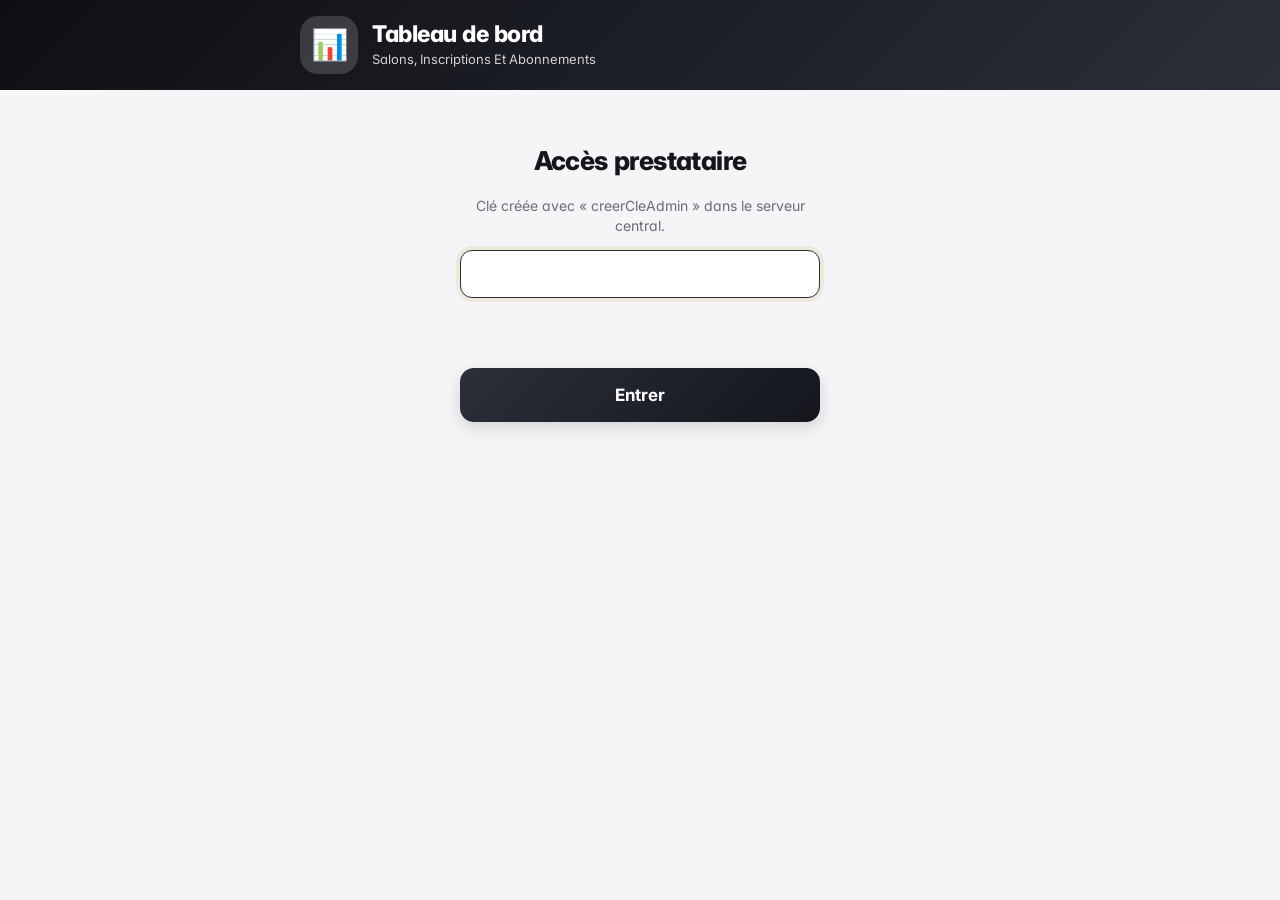
<file: admin.html>
<!DOCTYPE html>
<html lang="fr">
<head>
<meta charset="utf-8">
<title>SoRyo – Tableau de bord</title>
<meta name="viewport" content="width=device-width, initial-scale=1, viewport-fit=cover">
<meta name="robots" content="noindex, nofollow">
<meta name="theme-color" content="#17151c">
<meta name="color-scheme" content="light dark">
<link rel="icon" href="icon.svg" type="image/svg+xml">
<link rel="preconnect" href="https://fonts.googleapis.com">
<link rel="preconnect" href="https://fonts.gstatic.com" crossorigin>
<link href="https://fonts.googleapis.com/css2?family=Inter:wght@400;500;600;700;800&display=swap" rel="stylesheet">
<link rel="stylesheet" href="style.css?v=24">
<style>
  body { padding-bottom: 40px; }
  main { max-width: 900px; }
  .appbar-texte { max-width: none; }
  .onglets { display: flex; gap: 8px; margin-bottom: 14px; overflow-x: auto; }
  .chiffres { display: grid; grid-template-columns: repeat(2, minmax(0, 1fr)); gap: 10px; margin-bottom: 10px; }
  @media (min-width: 640px) { .chiffres { grid-template-columns: repeat(4, minmax(0, 1fr)); } }
  .stat small { display: block; font-size: 12px; font-weight: 500; color: var(--gris); text-transform: none; letter-spacing: 0; margin-top: 4px; }
  .etat { display: inline-flex; align-items: center; gap: 6px; font-size: 12px; font-weight: 700; padding: 3px 10px; border-radius: 999px; white-space: nowrap; }
  .etat.actif { background: var(--vert-clair); color: var(--vert); }
  .etat.calme { background: var(--alerte-fond); color: var(--alerte-texte); }
  .etat.endormi, .etat.bloque { background: var(--danger-clair); color: var(--rouge); }
  .etat.jamais, .etat.neutre { background: var(--fond); color: var(--gris); }
  .etats { display: flex; gap: 6px; flex-wrap: wrap; justify-content: flex-end; }
  .salon .ligne2 a { color: var(--rose); font-weight: 600; text-decoration: none; }
  .mini { display: flex; align-items: flex-end; gap: 3px; height: 28px; margin-top: 10px; }
  .mini i { flex: 1; background: var(--rose); border-radius: 3px 3px 0 0; min-height: 2px; opacity: .85; }
  .mini i.vide { background: var(--trait); }
  .legende-mini { display: flex; justify-content: space-between; font-size: 11px; color: var(--gris); margin-top: 3px; }
  .graph { display: flex; align-items: flex-end; gap: 6px; height: 140px; margin-top: 14px; }
  .graph .col { flex: 1; display: flex; flex-direction: column; align-items: center; justify-content: flex-end; height: 100%; gap: 4px; min-width: 0; }
  .graph .col b { font-size: 11px; color: var(--texte-2); }
  .graph .col i { width: 100%; max-width: 26px; background: var(--rose); border-radius: 4px 4px 0 0; min-height: 2px; }
  .graph .col i.vide { background: var(--trait); }
  .graph .col span { font-size: 10.5px; color: var(--gris); }
  .actions-salon { display: flex; flex-wrap: wrap; gap: 0 16px; margin-top: 6px; }
  .icones { display: grid; grid-template-columns: repeat(6, minmax(0, 1fr)); gap: 8px; margin-top: 8px; }
  .icones button { font-size: 24px; height: 48px; border-radius: 12px; border: 1.5px solid var(--trait); background: var(--carte); cursor: pointer; }
  .icones button.on { border-color: var(--rose); background: var(--teinte); }
  .aide { font-size: 13px; color: var(--gris); margin-top: 6px; line-height: 1.45; }
  .aide ol { padding-left: 18px; margin: 6px 0; }
</style>
</head>
<body>
<header class="appbar">
  <div class="logo-entete logo-emoji" id="iconeEntete" aria-hidden="true">📊</div>
  <div class="appbar-texte">
    <div class="titre">Tableau de bord</div>
    <div class="sous" id="sous">Salons, inscriptions et abonnements</div>
  </div>
</header>
<main>
  <section id="connexion" class="cache ecran-pin">
    <h1 class="titre-ecran" style="text-align:center">Accès prestataire</h1>
    <p class="discret" style="text-align:center">Clé créée avec « creerCleAdmin » dans le serveur central.</p>
    <input type="password" id="cle" autocomplete="off" aria-label="Clé" onkeydown="if(event.key==='Enter')entrer()">
    <p id="erreur" class="pin-msg"></p>
    <button class="gros" onclick="entrer()">Entrer</button>
  </section>
  <div id="chargement" class="chargement cache">Chargement…</div>

  <div id="tableau" class="cache">
    <div class="onglets filtres" id="onglets">
      <button class="puce on" data-o="vue">Vue d'ensemble</button>
      <button class="puce" data-o="salons">Salons</button>
      <button class="puce" data-o="reglages">Réglages</button>
    </div>

    <section id="o-vue">
      <h2 class="titre-section" style="margin-top:6px">Inscriptions</h2>
      <div class="chiffres">
        <div class="stat vedette">Salons<b id="kTotal">0</b></div>
        <div class="stat">Ce mois-ci<b id="kMois">0</b><small id="kMoisPrec"></small></div>
        <div class="stat">7 derniers jours<b id="kSemaine">0</b></div>
        <div class="stat">Jamais utilisés<b id="kJamais">0</b></div>
      </div>
      <div class="carte"><div class="ligne1">Nouvelles inscriptions par mois</div><div class="graph" id="graphInscriptions"></div></div>

      <h2 class="titre-section">Abonnements</h2>
      <div class="chiffres">
        <div class="stat vedette">Abonnés<b id="kAbonnes">0</b></div>
        <div class="stat">Revenu mensuel<b id="kRevenu">0 €</b><small>estimation</small></div>
        <div class="stat">En essai<b id="kEssai">0</b><small id="kEssaiFin"></small></div>
        <div class="stat">Conversion<b id="kConversion">–</b><small>essais terminés devenus abonnés</small></div>
      </div>
      <div class="chiffres">
        <div class="stat">Essais terminés<b id="kExpire">0</b><small>sans abonnement</small></div>
        <div class="stat">Résiliés / impayés<b id="kPerdus">0</b></div>
        <div class="stat">Gratuits<b id="kGratuit">0</b></div>
        <div class="stat">Actifs (7 jours)<b id="kActifs">0</b><small>au moins une saisie</small></div>
      </div>

      <h2 class="titre-section">Utilisation</h2>
      <div class="carte"><div class="ligne1">Saisies par mois (tous les salons)</div><div class="graph" id="graphSaisies"></div></div>
      <h2 class="titre-section">Métiers</h2>
      <div class="carte" id="metiers"></div>
      <p class="discret">L'activité est enregistrée depuis le 27/11/2026.</p>
    </section>

    <section id="o-salons" class="cache">
      <div class="champ-recherche">
        <svg width="18" height="18" viewBox="0 0 24 24" fill="none" stroke="currentColor" stroke-width="2" stroke-linecap="round" aria-hidden="true"><circle cx="11" cy="11" r="7"></circle><path d="M20 20l-3.5-3.5"></path></svg>
        <input type="search" id="recherche" placeholder="Nom, métier, e-mail…" oninput="afficherSalons()" aria-label="Rechercher un salon">
      </div>
      <div class="filtres" id="filtres">
        <button class="puce on" data-f="tous">Tous</button>
        <button class="puce" data-f="essai">En essai</button>
        <button class="puce" data-f="fin">Fin d'essai ≤ 7 j</button>
        <button class="puce" data-f="actif">Abonnés</button>
        <button class="puce" data-f="bloque">Bloqués</button>
        <button class="puce" data-f="endormi">À relancer</button>
        <button class="puce" data-f="jamais">Jamais utilisés</button>
      </div>
      <p class="discret" id="nbListe"></p>
      <div id="liste"></div>
    </section>

    <section id="o-reglages" class="cache">
      <div class="carte">
        <div class="ligne1">Apparence du tableau de bord</div>
        <label class="etiquette">Couleur</label>
        <div class="paiements" id="regCouleurs"></div>
        <label class="etiquette">Icône</label>
        <div class="icones" id="regIcones"></div>
      </div>
      <div class="carte">
        <div class="ligne1">Abonnement</div>
        <label class="etiquette" for="regPrix">Prix affiché aux pros</label>
        <input type="text" id="regPrix" maxlength="40" placeholder="ex. 5,90 € / mois">
        <div class="aide">Texte affiché dans l'application. Le vrai prix est celui de ton lien de paiement Stripe.</div>
        <label class="etiquette" for="regEssai">Durée de l'essai gratuit (jours)</label>
        <input type="number" id="regEssai" min="0" max="365" inputmode="numeric">
        <div class="aide">Pour les prochaines inscriptions. Les essais en cours ne changent pas (tu peux les prolonger salon par salon).</div>
        <label class="etiquette" for="regLien">Lien de paiement Stripe</label>
        <input type="text" id="regLien" placeholder="https://buy.stripe.com/…" inputmode="url">
        <label class="etiquette" for="regPortail">Lien du portail client Stripe (gérer, résilier)</label>
        <input type="text" id="regPortail" placeholder="https://billing.stripe.com/p/login/…" inputmode="url">
        <label class="etiquette" for="regCle">Clé API Stripe (restreinte, en lecture)</label>
        <input type="password" id="regCle" placeholder="rk_live_…" autocomplete="off">
        <div class="aide" id="etatCle"></div>
        <div class="aide">
          <b>Mise en place Stripe (une fois) :</b>
          <ol>
            <li>Crée ton compte sur stripe.com (statut, IBAN).</li>
            <li>Catalogue de produits → nouveau produit « Abonnement » avec un prix mensuel récurrent.</li>
            <li>Liens de paiement → nouveau lien pour ce prix. Dans « Après le paiement », choisis la redirection vers : <b>https://valentinha36.github.io/suivi/?abonnement=ok</b>. Colle le lien ci-dessus.</li>
            <li>Paramètres → Facturation → Portail client : active-le et colle son lien de connexion ci-dessus.</li>
            <li>Développeurs → Clés API → « Créer une clé restreinte » : droits <b>Lecture</b> sur « Checkout Sessions » et « Subscriptions », rien d'autre. Colle-la ci-dessus.</li>
          </ol>
        </div>
      </div>
      <button class="gros" id="btnReglages" onclick="sauverReglages()">Enregistrer les réglages</button>
      <button class="lien" style="display:block;margin:16px auto 0" onclick="sortir()">Se déconnecter du tableau de bord</button>
    </section>
  </div>
</main>
<div id="msg" class="msg" role="status"></div>
<script>
'use strict';
var SERVEUR = 'https://script.google.com/macros/s/AKfycbxWejimyOL5FGpNqy3qYO6JLQZswiVAsl_CDho2ueERr3MP3WwFob3f8E_UDSnLzZQE/exec';
var MOIS_C = ['janv.', 'févr.', 'mars', 'avr.', 'mai', 'juin', 'juil.', 'août', 'sept.', 'oct.', 'nov.', 'déc.'];
var THEMES = { 'SoRyo': ['#2b2f3a', '#0e0f13', '#1d2027', '#efe9dc', '#14161c'], 'Prune et rose': ['#d6457a', '#2d2140', '#6b2f5e', '#fbeef3', '#b23466'], 'Bleu nuit': ['#3b82c4', '#14284a', '#1e4f8a', '#e8f1fa', '#245f9e'],
  'Vert sauge': ['#6b9a7d', '#2f4a3c', '#4f7a62', '#ecf4ee', '#4f7a62'], 'Noir et or': ['#b08d57', '#111111', '#2b2420', '#f6f0e6', '#8a6b3c'],
  'Terracotta': ['#c8643b', '#5a2f22', '#9a4a30', '#fbede6', '#a14d2b'], 'Lavande': ['#8a74c9', '#3a2f5e', '#6a5aa8', '#f1edfb', '#6a58ac'] };
var ICONES = ['📊', '💼', '🚀', '💎', '⭐', '🌸', '✂️', '💅', '🐾', '🔥', '👑', '🦁'];
var donnees = null, filtre = 'tous', regEdit = {};
function $(id) { return document.getElementById(id); }
function el(tag, cls, txt) { var e = document.createElement(tag); if (cls) e.className = cls; if (txt !== undefined) e.textContent = txt; return e; }
function lsGet(k) { try { return localStorage.getItem(k); } catch (e) { return null; } }
function lsSet(k, v) { try { localStorage.setItem(k, v); } catch (e) { /* rien */ } }
function lsDel(k) { try { localStorage.removeItem(k); } catch (e) { /* rien */ } }
function message(t, ms) { var m = $('msg'); m.textContent = t; m.style.display = 'block'; clearTimeout(m._t); m._t = setTimeout(function () { m.style.display = 'none'; }, ms || 3000); }
var jours = function (iso) { return iso ? Math.floor((Date.now() - new Date(iso).getTime()) / 864e5) : null; };
var depuis = function (iso) { var j = jours(iso); return j === null ? 'jamais' : j <= 0 ? 'aujourd\'hui' : j === 1 ? 'hier' : 'il y a ' + j + ' j'; };
var dateFr = function (iso) { return iso ? new Date(iso).toLocaleDateString('fr-FR') : ''; };
var cleMois = function (d) { return d.getFullYear() + '-' + String(d.getMonth() + 1).padStart(2, '0'); };
var prixNombre = function (t) { var m = String(t || '').replace(',', '.').match(/\d+(\.\d+)?/); return m ? Number(m[0]) : 0; };

function activite(s) { var j = jours(s.saisie); return j === null ? 'jamais' : j <= 7 ? 'actif' : j <= 30 ? 'calme' : 'endormi'; }
var ACT = { actif: '● Actif', calme: '● Calme', endormi: '● À relancer', jamais: '○ Jamais utilisé' };
var ABO = { essai: ['Essai', 'calme'], actif: ['Abonné', 'actif'], annule_fin: ['Résilié (en cours)', 'calme'], expire: ['Essai terminé', 'bloque'],
  impaye: ['Impayé', 'bloque'], annule: ['Résilié', 'bloque'], gratuit: ['Gratuit', 'neutre'] };

function appliquerTheme(r) {
  var t = THEMES[r.couleur] || THEMES['SoRyo'], st = document.documentElement.style;
  document.body.classList.toggle('theme-soryo', !THEMES[r.couleur] || r.couleur === 'SoRyo');
  st.setProperty('--rose', t[0]); st.setProperty('--rose-clair', t[3]); st.setProperty('--prune', t[2]);
  st.setProperty('--degrade', 'linear-gradient(135deg, ' + t[1] + ' 0%, ' + t[2] + ' 55%, ' + t[0] + ' 100%)');
  st.setProperty('--degrade-bouton', 'linear-gradient(135deg, ' + t[0] + ' 0%, ' + t[4] + ' 100%)');
  $('iconeEntete').textContent = r.icone || '📊';
}

function appel(extra) {
  var cle = $('cle').value.trim() || lsGet('cle_admin_suivi') || '';
  return fetch(SERVEUR, { method: 'POST', credentials: 'omit', body: JSON.stringify(Object.assign({ action: 'admin', cle: cle }, extra || {})) })
    .then(function (r) { return r.json(); })
    .then(function (j) { if (!j.ok) throw new Error(j.erreur); lsSet('cle_admin_suivi', cle); return j.data; });
}
function entrer() {
  if (!($('cle').value.trim() || lsGet('cle_admin_suivi'))) return montrerConnexion();
  $('connexion').classList.add('cache'); $('chargement').classList.remove('cache');
  appel().then(function (d) { donnees = d; toutAfficher(); })
    .catch(function (e) { lsDel('cle_admin_suivi'); montrerConnexion(e && e.message && !/fetch/i.test(e.message) ? e.message : 'Pas de connexion internet.'); });
}
function montrerConnexion(msg) {
  $('chargement').classList.add('cache'); $('tableau').classList.add('cache'); $('connexion').classList.remove('cache');
  $('erreur').textContent = msg || ''; $('cle').value = ''; $('cle').focus();
}
function sortir() { lsDel('cle_admin_suivi'); montrerConnexion(); }

function toutAfficher() {
  donnees.salons.forEach(function (s) { s.act = activite(s); s.abo = s.abo || { statut: 'gratuit' }; });
  appliquerTheme(donnees.reglages);
  $('sous').textContent = 'Mis à jour à ' + new Date(donnees.maintenant).toLocaleTimeString('fr-FR', { hour: '2-digit', minute: '2-digit' });
  afficherVue(); afficherSalons(); afficherReglages();
  $('chargement').classList.add('cache'); $('connexion').classList.add('cache'); $('tableau').classList.remove('cache');
}

function graphique(zone, valeurs) {
  zone.innerHTML = '';
  var max = Math.max.apply(null, valeurs.map(function (v) { return v[1]; }).concat([1]));
  valeurs.forEach(function (v) {
    var c = el('div', 'col'); c.appendChild(el('b', '', v[1] ? String(v[1]) : ''));
    var b = el('i', v[1] ? '' : 'vide'); b.style.height = Math.max(2, v[1] / max * 100) + '%'; b.title = v[0] + ' : ' + v[1]; c.appendChild(b);
    c.appendChild(el('span', '', v[0])); zone.appendChild(c);
  });
}
function douzeMois() { var r = []; for (var i = 11; i >= 0; i--) { var d = new Date(); d.setDate(1); d.setMonth(d.getMonth() - i); r.push([cleMois(d), MOIS_C[d.getMonth()]]); } return r; }

function afficherVue() {
  var S = donnees.salons, mois = douzeMois(), ceMois = mois[11][0], moisPrec = mois[10][0];
  var inscrits = S.filter(function (s) { return s.inscrit; });
  var parMois = {}; inscrits.forEach(function (s) { var k = cleMois(new Date(s.inscrit)); parMois[k] = (parMois[k] || 0) + 1; });
  $('kTotal').textContent = S.length;
  $('kMois').textContent = parMois[ceMois] || 0;
  $('kMoisPrec').textContent = 'le mois dernier : ' + (parMois[moisPrec] || 0);
  $('kSemaine').textContent = inscrits.filter(function (s) { return jours(s.inscrit) <= 7; }).length;
  $('kJamais').textContent = S.filter(function (s) { return s.act === 'jamais'; }).length;
  graphique($('graphInscriptions'), mois.map(function (m) { return [m[1], parMois[m[0]] || 0]; }));
  var n = function (st) { return S.filter(function (s) { return st.indexOf(s.abo.statut) >= 0; }).length; };
  var abonnes = n(['actif', 'annule_fin']);
  $('kAbonnes').textContent = abonnes;
  $('kRevenu').textContent = (Math.round(abonnes * prixNombre(donnees.reglages.prix) * 100) / 100).toLocaleString('fr-FR') + ' €';
  var essais = S.filter(function (s) { return s.abo.statut === 'essai'; });
  $('kEssai').textContent = essais.length;
  var finProche = essais.filter(function (s) { return s.abo.jours !== null && s.abo.jours <= 7; }).length;
  $('kEssaiFin').textContent = finProche ? finProche + ' finissent dans 7 jours' : '';
  var expires = n(['expire']), convertis = S.filter(function (s) { return s.abo.stripe || ['actif', 'annule_fin', 'annule', 'impaye'].indexOf(s.abo.statut) >= 0; }).length;
  $('kConversion').textContent = (expires + convertis) ? Math.round(convertis / (expires + convertis) * 100) + ' %' : '–';
  $('kExpire').textContent = expires;
  $('kPerdus').textContent = n(['annule', 'impaye']);
  $('kGratuit').textContent = n(['gratuit']);
  $('kActifs').textContent = S.filter(function (s) { return s.act === 'actif'; }).length;
  var saisies = {}; S.forEach(function (s) { Object.keys(s.mois || {}).forEach(function (k) { saisies[k] = (saisies[k] || 0) + s.mois[k]; }); });
  graphique($('graphSaisies'), mois.map(function (m) { return [m[1], saisies[m[0]] || 0]; }));
  var met = {}; S.forEach(function (s) { var k = s.metier || 'Non renseigné'; met[k] = (met[k] || 0) + 1; });
  var z = $('metiers'); z.innerHTML = '';
  var cles = Object.keys(met).sort(function (a, b) { return met[b] - met[a]; });
  if (!cles.length) z.appendChild(el('div', 'ligne2', 'Aucun salon pour l\'instant.'));
  cles.forEach(function (k) {
    var c = el('div', 'cat'), l = el('div', 'ligne1'); l.appendChild(el('span', '', k)); l.appendChild(el('span', '', met[k] + ' · ' + Math.round(met[k] / S.length * 100) + ' %'));
    c.appendChild(l); var b = el('div', 'barre'); b.style.width = Math.max(4, met[k] / met[cles[0]] * 100) + '%'; c.appendChild(b); z.appendChild(c);
  });
}

function afficherSalons() {
  var q = ($('recherche').value || '').toLowerCase().trim();
  var S = donnees.salons.filter(function (s) {
    if (q && (s.nom + ' ' + s.metier + ' ' + s.email).toLowerCase().indexOf(q) < 0) return false;
    if (filtre === 'tous') return true;
    if (filtre === 'essai') return s.abo.statut === 'essai';
    if (filtre === 'fin') return s.abo.statut === 'essai' && s.abo.jours !== null && s.abo.jours <= 7;
    if (filtre === 'actif') return s.abo.statut === 'actif' || s.abo.statut === 'annule_fin';
    if (filtre === 'bloque') return ['expire', 'impaye', 'annule'].indexOf(s.abo.statut) >= 0;
    return s.act === filtre;
  }).sort(function (a, b) { return (b.saisie || b.vu || b.inscrit || '').localeCompare(a.saisie || a.vu || a.inscrit || ''); });
  $('nbListe').textContent = S.length + ' salon' + (S.length > 1 ? 's' : '');
  var z = $('liste'); z.innerHTML = '';
  if (!S.length) z.appendChild(el('p', 'discret', 'Aucun salon ici.'));
  var mois = douzeMois().slice(6), ceMois = douzeMois()[11][0];
  S.forEach(function (s) {
    var k = el('div', 'carte salon');
    var l1 = el('div', 'ligne1'); l1.appendChild(el('span', '', s.nom));
    var et = el('span', 'etats'), a = ABO[s.abo.statut] || ['?', 'neutre'];
    et.appendChild(el('span', 'etat ' + a[1], a[0])); et.appendChild(el('span', 'etat ' + s.act, ACT[s.act])); l1.appendChild(et); k.appendChild(l1);
    var infoAbo = s.abo.statut === 'essai' ? 'essai jusqu\'au ' + dateFr(s.abo.fin) + ' (' + s.abo.jours + ' j)'
      : (s.abo.statut === 'actif' || s.abo.statut === 'annule_fin') ? 'payé jusqu\'au ' + dateFr(s.abo.fin) + (s.abo.note ? ' · ' + s.abo.note : '')
      : s.abo.fin ? 'depuis le ' + dateFr(s.abo.fin) : (s.abo.note || '');
    k.appendChild(el('div', 'ligne2', [s.metier, s.inscrit ? 'inscrit le ' + dateFr(s.inscrit) : 'installé à la main', infoAbo].filter(Boolean).join(' · ')));
    var nbMois = (s.mois || {})[ceMois] || 0;
    k.appendChild(el('div', 'ligne2', 'Dernière saisie : ' + depuis(s.saisie) + ' · ouverture : ' + depuis(s.vu) + ' · ' + nbMois + ' saisie' + (nbMois > 1 ? 's' : '') + ' ce mois'));
    var mini = el('div', 'mini'), max = 1;
    mois.forEach(function (m) { max = Math.max(max, (s.mois || {})[m[0]] || 0); });
    mois.forEach(function (m) { var v = (s.mois || {})[m[0]] || 0, b = el('i', v ? '' : 'vide'); b.style.height = Math.max(8, v / max * 100) + '%'; b.title = m[1] + ' : ' + v; mini.appendChild(b); });
    k.appendChild(mini);
    var lg = el('div', 'legende-mini'); lg.appendChild(el('span', '', 'il y a 6 mois')); lg.appendChild(el('span', '', 'ce mois')); k.appendChild(lg);
    var l3 = el('div', 'ligne2');
    if (s.email) { var ae = el('a', '', '✉️ ' + s.email); ae.href = 'mailto:' + s.email; l3.appendChild(ae); l3.appendChild(document.createTextNode('  ')); }
    // (pas de lien direct : l'ouvrir ici remplacerait ton propre salon sur cet appareil)
    var o = el('a', '', '🔗 Copier son lien'); o.href = '#';
    o.onclick = function (ev) { ev.preventDefault(); if (navigator.clipboard) navigator.clipboard.writeText(s.lien).then(function () { message('✅ Lien copié'); }); };
    l3.appendChild(o); k.appendChild(l3);
    var act = el('div', 'actions-salon');
    var bouton = function (txt, action, extra, conf) {
      var b = el('button', 'lien', txt);
      b.onclick = function () { if (conf && !confirm(conf)) return; actionSalon(s.id, action, extra); };
      act.appendChild(b);
    };
    bouton('+30 jours', 'prolonger', { jours: 30 }, 'Prolonger « ' + s.nom + ' » de 30 jours ?');
    if (s.abo.statut !== 'gratuit') bouton('Offrir (gratuit)', 'gratuit', null, 'Rendre « ' + s.nom + ' » gratuit à vie ?');
    if (s.abo.statut === 'gratuit' || s.abo.statut === 'expire') bouton('Remettre en essai', 'essai', null, 'Remettre « ' + s.nom + ' » en essai gratuit ?');
    bouton('Payé hors Stripe (1 mois)', 'actif_manuel', { jours: 31 }, 'Marquer « ' + s.nom + ' » comme abonné pour 31 jours (espèces, virement…) ?');
    k.appendChild(act);
    z.appendChild(k);
  });
}
function actionSalon(id, action, extra) {
  message('⏳ Enregistrement…', 8000);
  appel(Object.assign({ op: 'salon', id: id, action: action }, extra || {}))
    .then(function (d) { donnees = d; toutAfficher(); message('✅ Fait.'); })
    .catch(function (e) { message('⚠️ ' + e.message, 5000); });
}

function afficherReglages() {
  var r = donnees.reglages;
  regEdit = { couleur: r.couleur, icone: r.icone };
  var zc = $('regCouleurs'); zc.innerHTML = '';
  (donnees.themes || Object.keys(THEMES)).forEach(function (t) {
    var b = el('button', 'puce' + (t === r.couleur ? ' on' : '')), p = el('i', 'pastille'); p.style.background = (THEMES[t] || ['#999'])[0]; b.appendChild(p); b.appendChild(document.createTextNode(t));
    b.onclick = function () { regEdit.couleur = t; zc.querySelectorAll('.puce').forEach(function (x) { x.classList.toggle('on', x === b); }); appliquerTheme(regEdit); };
    zc.appendChild(b);
  });
  var zi = $('regIcones'); zi.innerHTML = '';
  ICONES.forEach(function (ic) {
    var b = el('button', ic === r.icone ? 'on' : '', ic); b.setAttribute('aria-label', 'Icône ' + ic);
    b.onclick = function () { regEdit.icone = ic; zi.querySelectorAll('button').forEach(function (x) { x.classList.toggle('on', x === b); }); appliquerTheme(regEdit); };
    zi.appendChild(b);
  });
  $('regPrix').value = r.prix || ''; $('regEssai').value = r.essaiJours; $('regLien').value = r.lienPaiement || ''; $('regPortail').value = r.lienPortail || ''; $('regCle').value = '';
  $('etatCle').textContent = r.cleStripe ? '✅ Une clé est enregistrée (elle n\'est jamais réaffichée). Laisse vide pour la garder.' : 'Aucune clé enregistrée : la vérification automatique des paiements est désactivée.';
}
function sauverReglages() {
  var b = $('btnReglages'); b.disabled = true; b.textContent = 'Enregistrement…';
  appel({ op: 'reglages', r: { couleur: regEdit.couleur, icone: regEdit.icone, prix: $('regPrix').value.trim(), essaiJours: $('regEssai').value,
    lienPaiement: $('regLien').value.trim(), lienPortail: $('regPortail').value.trim(), cleStripe: $('regCle').value.trim() } })
    .then(function (d) { donnees = d; toutAfficher(); message('✅ Réglages enregistrés.'); })
    .catch(function (e) { message('⚠️ ' + e.message, 6000); })
    .finally(function () { b.disabled = false; b.textContent = 'Enregistrer les réglages'; });
}

document.querySelectorAll('#onglets .puce').forEach(function (b) {
  b.onclick = function () {
    document.querySelectorAll('#onglets .puce').forEach(function (x) { x.classList.toggle('on', x === b); });
    ['vue', 'salons', 'reglages'].forEach(function (o) { $('o-' + o).classList.toggle('cache', o !== b.dataset.o); });
  };
});
document.querySelectorAll('#filtres .puce').forEach(function (b) {
  b.onclick = function () { filtre = b.dataset.f; document.querySelectorAll('#filtres .puce').forEach(function (x) { x.classList.toggle('on', x === b); }); afficherSalons(); };
});
if (lsGet('cle_admin_suivi')) entrer(); else montrerConnexion();
</script>
</body>
</html>
</file>
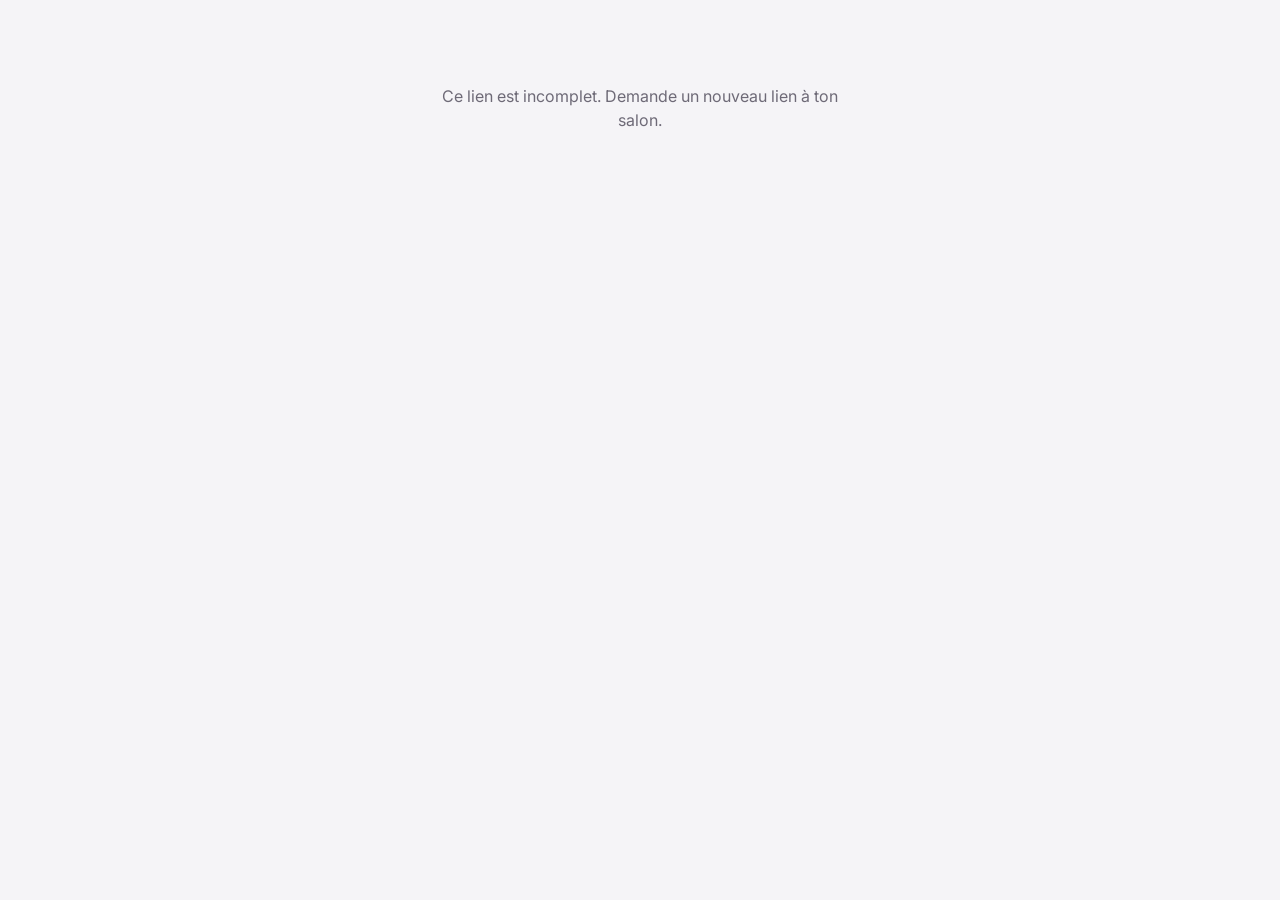
<file: carte.html>
<!DOCTYPE html>
<html lang="fr">
<head>
<meta charset="utf-8">
<title>Ma carte de fidélité</title>
<meta name="viewport" content="width=device-width, initial-scale=1, viewport-fit=cover">
<meta name="theme-color" content="#3b2a4f">
<meta name="color-scheme" content="light dark">
<meta name="robots" content="noindex, nofollow">
<meta name="referrer" content="no-referrer">
<link rel="icon" href="icon.svg" type="image/svg+xml">
<link rel="apple-touch-icon" href="icon-180.png">
<link rel="preconnect" href="https://fonts.googleapis.com">
<link rel="preconnect" href="https://fonts.gstatic.com" crossorigin>
<link href="https://fonts.googleapis.com/css2?family=Inter:wght@400;600;700;800&display=swap" rel="stylesheet">
<style>
  :root {
    --a1: #2d2140; --a2: #6b2f5e; --a3: #d6457a; --accent: #d6457a;
    --texte: #17151c; --gris: #6e6a77; --fond: #f5f4f7; --carte: #fff; --trait: #e9e7ee; --vert: #138a5b; --vert-clair: #e6f5ee;
  }
  @media (prefers-color-scheme: dark) {
    :root { --texte: #f2f0f5; --gris: #a19cab; --fond: #111015; --carte: #1b1920; --trait: #302c38; --vert: #45c98f; --vert-clair: #143326; }
  }
  * { box-sizing: border-box; }
  body {
    margin: 0; min-height: 100vh; background: var(--fond); color: var(--texte);
    font-family: "Inter", -apple-system, "Segoe UI", Roboto, Arial, sans-serif; -webkit-font-smoothing: antialiased;
    display: flex; justify-content: center; padding: calc(24px + env(safe-area-inset-top)) 16px calc(24px + env(safe-area-inset-bottom));
  }
  main { width: 100%; max-width: 420px; }
  .carte {
    position: relative; overflow: hidden; border-radius: 26px; padding: 24px 22px 22px; color: #fff;
    background: linear-gradient(135deg, var(--a1) 0%, var(--a2) 55%, var(--a3) 100%);
    box-shadow: 0 18px 40px rgba(23, 21, 28, .28); aspect-ratio: 1.55; display: flex; flex-direction: column; justify-content: space-between;
  }
  .carte::after { content: ""; position: absolute; right: -60px; top: -60px; width: 200px; height: 200px; border-radius: 50%; background: rgba(255, 255, 255, .08); }
  .haut { display: flex; align-items: center; gap: 12px; position: relative; z-index: 1; }
  .logo { width: 44px; height: 44px; border-radius: 13px; background: rgba(255, 255, 255, .18); display: flex; align-items: center; justify-content: center; font-size: 22px; overflow: hidden; flex: 0 0 auto; }
  .logo img { width: 100%; height: 100%; object-fit: cover; background: #fff; }
  .salon { font-size: 18px; font-weight: 800; letter-spacing: -.3px; line-height: 1.2; }
  .type { font-size: 12px; font-weight: 600; opacity: .8; text-transform: uppercase; letter-spacing: .8px; margin-top: 2px; }
  .prenom { font-size: 26px; font-weight: 800; letter-spacing: -.6px; position: relative; z-index: 1; }
  .tampons { display: grid; grid-template-columns: repeat(var(--n, 5), minmax(0, 1fr)); gap: 8px; position: relative; z-index: 1; max-width: 100%; }
  .tampon {
    aspect-ratio: 1; border-radius: 50%; border: 2px solid rgba(255, 255, 255, .55); display: flex; align-items: center; justify-content: center;
    font-size: 15px; font-weight: 800; max-width: 46px;
  }
  .tampon.plein { background: #fff; border-color: #fff; color: var(--accent); }
  .tampon.cadeau { border-style: dashed; border-color: #aef0cf; font-size: 18px; }
  .tampon.cadeau.pret { background: #aef0cf; border-style: solid; animation: pulse 1.6s ease-in-out infinite; }
  @keyframes pulse { 50% { transform: scale(1.1); } }
  .message { margin-top: 18px; padding: 16px; border-radius: 18px; background: var(--carte); border: 1px solid var(--trait); font-size: 16px; line-height: 1.45; text-align: center; }
  .message b { font-size: 19px; display: block; margin-bottom: 4px; }
  .message.offre { background: var(--vert-clair); border-color: transparent; color: var(--vert); }
  .infos { display: grid; grid-template-columns: 1fr 1fr; gap: 10px; margin-top: 10px; }
  .info { background: var(--carte); border: 1px solid var(--trait); border-radius: 16px; padding: 12px 14px; font-size: 12px; font-weight: 700; color: var(--gris); text-transform: uppercase; letter-spacing: .5px; }
  .info b { display: block; font-size: 22px; color: var(--texte); margin-top: 4px; letter-spacing: -.4px; text-transform: none; }
  .bas { text-align: center; color: var(--gris); font-size: 13px; margin-top: 18px; line-height: 1.5; }
  .attente { text-align: center; color: var(--gris); padding: 80px 0; font-weight: 600; }
  .attente::before { content: ""; display: block; width: 32px; height: 32px; margin: 0 auto 14px; border-radius: 50%; border: 3px solid var(--trait); border-top-color: var(--accent); animation: tourne .8s linear infinite; }
  @keyframes tourne { to { transform: rotate(360deg); } }
  .erreur { text-align: center; padding: 60px 10px; color: var(--gris); font-size: 16px; line-height: 1.5; }
  .cache { display: none !important; }
</style>
</head>
<body>
<main>
  <div id="attente" class="attente">Chargement de ta carte…</div>
  <div id="erreur" class="erreur cache"></div>
  <div id="contenu" class="cache">
    <div class="carte" role="img" id="carte" aria-label="Carte de fidélité">
      <div class="haut">
        <div class="logo" id="logo"></div>
        <div><div class="salon" id="salon"></div><div class="type">Carte de fidélité</div></div>
      </div>
      <div class="prenom" id="prenom"></div>
      <div class="tampons" id="tampons"></div>
    </div>
    <div class="message" id="message"></div>
    <div class="infos">
      <div class="info">Passages<b id="passages">0</b></div>
      <div class="info">Dernière visite<b id="derniere">–</b></div>
    </div>
    <p class="bas">Ta carte se met à jour toute seule à chaque passage.<br>Garde ce lien ou ajoute-le à ton écran d'accueil.</p>
  </div>
</main>
<script>
'use strict';
var SERVEUR = 'https://script.google.com/macros/s/AKfycbxWejimyOL5FGpNqy3qYO6JLQZswiVAsl_CDho2ueERr3MP3WwFob3f8E_UDSnLzZQE/exec';
// Couleurs des salons (mêmes que l'application)
var THEMES = {
  'SoRyo': ['#0e0f13', '#1d2027', '#2b2f3a'], 'Prune et rose': ['#2d2140', '#6b2f5e', '#d6457a'],
  'Bleu nuit': ['#14284a', '#1e4f8a', '#3b82c4'], 'Vert sauge': ['#2f4a3c', '#4f7a62', '#6b9a7d'], 'Noir et or': ['#111111', '#2b2420', '#b08d57'],
  'Terracotta': ['#5a2f22', '#9a4a30', '#c8643b'], 'Lavande': ['#3a2f5e', '#6a5aa8', '#8a74c9'],
};
function $(id) { return document.getElementById(id); }
function erreur(t) { $('attente').classList.add('cache'); $('erreur').classList.remove('cache'); $('erreur').textContent = t; }

var q = new URLSearchParams(location.search);
var salon = q.get('s') || '', cle = q.get('c') || '', jeton = q.get('j') || '';
var memo = 'carte_' + salon + '_' + cle;

function afficher(d) {
  var t = THEMES[d.couleur], st = document.documentElement.style;
  if (t) { st.setProperty('--a1', t[0]); st.setProperty('--a2', t[1]); st.setProperty('--a3', t[2]); st.setProperty('--accent', t[2]); }
  var m = document.querySelector('meta[name=theme-color]'); if (m && t) m.content = t[0];
  document.title = 'Carte de fidélité – ' + d.salon;
  $('salon').textContent = d.salon;
  var lg = $('logo'); lg.textContent = '';
  if (d.logo) { var img = document.createElement('img'); img.src = d.logo; img.alt = ''; img.onerror = function () { lg.textContent = d.icone; }; lg.appendChild(img); }
  else lg.textContent = d.icone;
  $('prenom').textContent = d.prenom ? 'Bonjour ' + d.prenom + ' !' : 'Bienvenue !';
  $('passages').textContent = d.passages;
  $('derniere').textContent = d.derniere ? d.derniere.slice(0, 5) + '/' + d.derniere.slice(8) : '–';
  var red = '−' + String(Math.round(d.reduction * 100) / 100).replace('.', ',') + ' %';
  var n = d.depuis % d.tous, z = $('tampons'); z.textContent = '';
  z.style.setProperty('--n', Math.min(d.tous, 8));
  var pret = d.active && n === d.tous - 1;
  for (var i = 1; i <= d.tous; i++) {
    var b = document.createElement('div');
    b.className = 'tampon' + (i <= n ? ' plein' : '') + (i === d.tous ? ' cadeau' + (pret ? ' pret' : '') : '');
    b.textContent = i === d.tous ? '🎁' : (i <= n ? '✓' : '');
    z.appendChild(b);
  }
  $('carte').setAttribute('aria-label', 'Carte de fidélité : ' + n + ' tampon' + (n > 1 ? 's' : '') + ' sur ' + d.tous);
  var msg = $('message');
  if (!d.active) { msg.className = 'message'; msg.textContent = 'Le programme de fidélité est en pause pour le moment. Tes passages restent enregistrés.'; }
  else if (pret) { msg.className = 'message offre'; msg.innerHTML = ''; var bb = document.createElement('b'); bb.textContent = '🎁 ' + red + ' à ton prochain passage !'; msg.appendChild(bb); msg.appendChild(document.createTextNode('Sur la prestation la plus chère. À très vite !')); }
  else {
    var reste = d.tous - n;
    msg.className = 'message'; msg.innerHTML = '';
    var b2 = document.createElement('b'); b2.textContent = 'Encore ' + reste + ' passage' + (reste > 1 ? 's' : '');
    msg.appendChild(b2); msg.appendChild(document.createTextNode('avant ' + red + ' sur la prestation la plus chère.'));
  }
  $('attente').classList.add('cache'); $('contenu').classList.remove('cache');
}

if (!/^[\w-]{25,80}$/.test(salon) || !cle || !jeton) erreur('Ce lien est incomplet. Demande un nouveau lien à ton salon.');
else {
  try { var c = JSON.parse(localStorage.getItem(memo) || 'null'); if (c) afficher(c); } catch (e) { /* rien */ }
  fetch(SERVEUR, { method: 'POST', credentials: 'omit', body: JSON.stringify({ action: 'carte', salon: salon, c: cle, j: jeton }) })
    .then(function (r) { return r.json(); })
    .then(function (j) {
      if (!j.ok) throw new Error(j.erreur);
      try { localStorage.setItem(memo, JSON.stringify(j.data)); } catch (e) { /* rien */ }
      afficher(j.data);
    })
    .catch(function (e) { if ($('contenu').classList.contains('cache')) erreur(e && e.message && !/fetch/i.test(e.message) ? e.message : 'Pas de connexion internet. Réessaie dans un moment.'); });
}
</script>
</body>
</html>
</file>
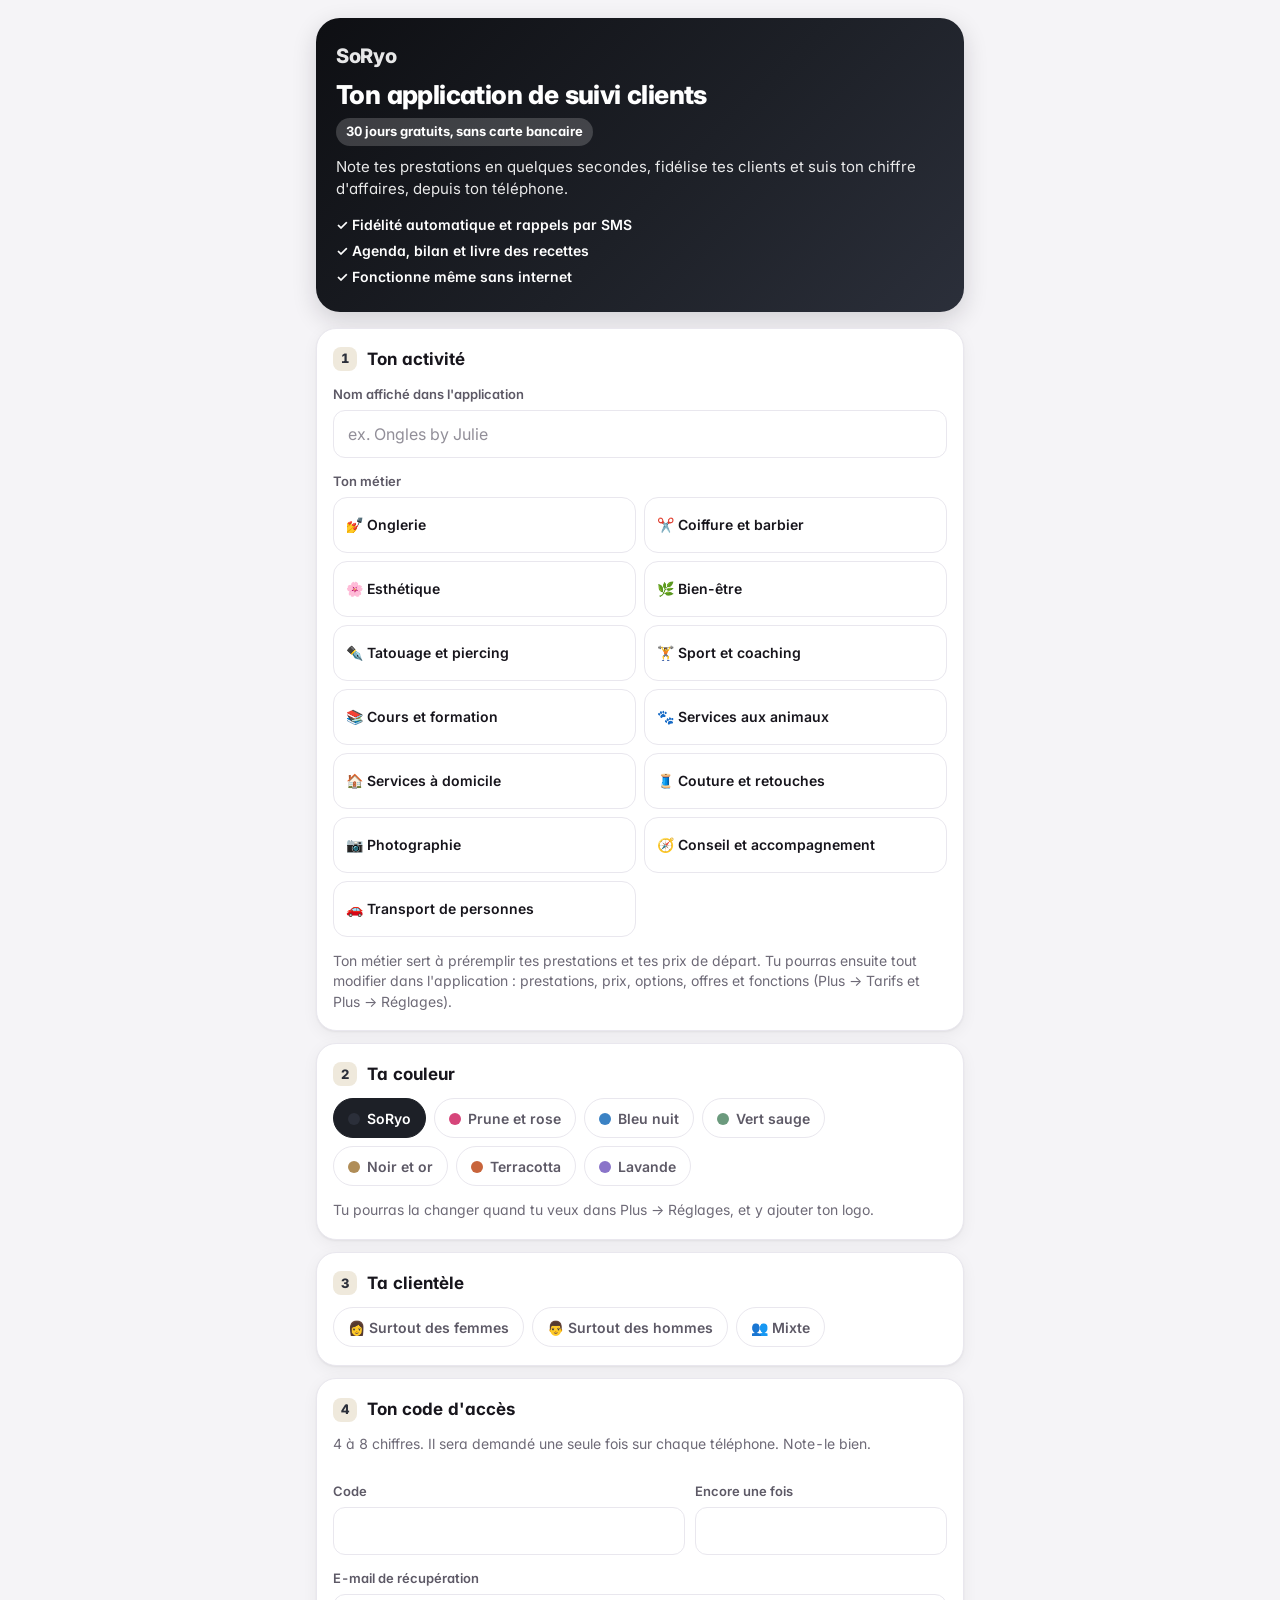
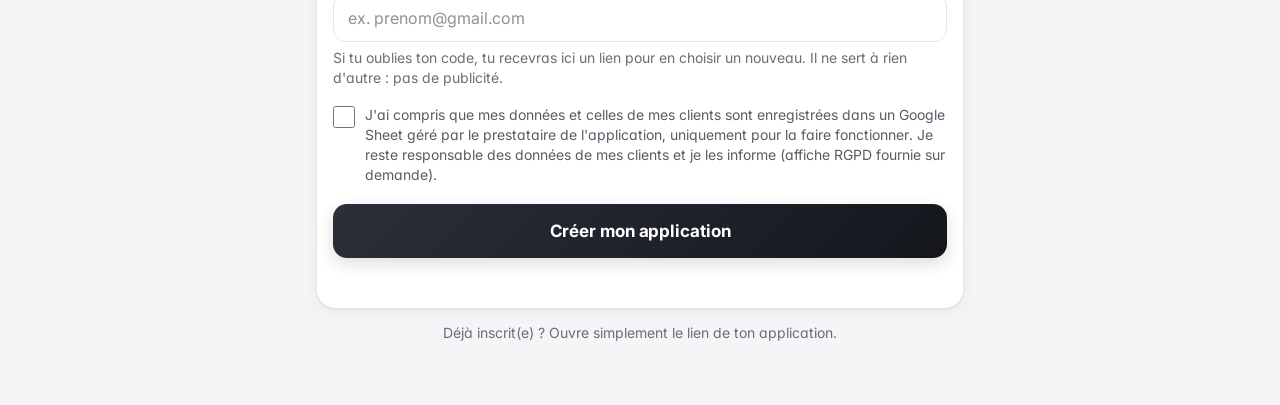
<file: inscription.html>
<!DOCTYPE html>
<html lang="fr">
<head>
<meta charset="utf-8">
<title>SoRyo – Créer mon application</title>
<meta name="viewport" content="width=device-width, initial-scale=1, viewport-fit=cover">
<meta name="theme-color" content="#3b2a4f">
<meta name="color-scheme" content="light dark">
<meta name="description" content="SoRyo, l'application de suivi clients pour indépendants : prestations, fidélité automatique, agenda, bilan et livre des recettes.">
<link rel="icon" href="icon.svg" type="image/svg+xml">
<link rel="apple-touch-icon" href="icon-180.png">
<link rel="preconnect" href="https://fonts.googleapis.com">
<link rel="preconnect" href="https://fonts.gstatic.com" crossorigin>
<link href="https://fonts.googleapis.com/css2?family=Inter:wght@400;500;600;700;800&display=swap" rel="stylesheet">
<link rel="stylesheet" href="style.css?v=24">
<style>
  .intro { background: var(--degrade); color: #fff; border-radius: 24px; padding: 24px 20px; box-shadow: var(--ombre-forte); margin-bottom: 16px; }
  .intro h1 { font-size: 26px; font-weight: 800; letter-spacing: -.6px; margin: 0 0 8px; line-height: 1.2; }
  .intro p { margin: 0; opacity: .9; font-size: 15px; line-height: 1.5; }
  .intro .marque { font-size: 20px; font-weight: 800; letter-spacing: -.3px; opacity: .9; margin-bottom: 8px; }
  .intro p.essai { display: inline-block; margin: 0 0 10px; padding: 4px 10px; border-radius: 999px; background: rgba(255,255,255,.18); font-size: 13px; font-weight: 700; opacity: 1; }
  .atouts { list-style: none; padding: 0; margin: 14px 0 0; display: grid; gap: 6px; font-size: 14px; font-weight: 600; }
  .choix-metier { display: grid; grid-template-columns: repeat(2, minmax(0, 1fr)); gap: 8px; }
  .choix-metier .presta { min-height: 56px; }
  .case { display: flex; gap: 10px; align-items: flex-start; margin-top: 16px; font-size: 14px; color: var(--texte-2); line-height: 1.45; }
  .case input { width: 22px; height: 22px; flex: 0 0 22px; margin: 1px 0 0; accent-color: var(--rose); }
  .piege { position: absolute; left: -9999px; width: 1px; height: 1px; overflow: hidden; }
  .lien-final { word-break: break-all; font-size: 14px; background: var(--fond); border-radius: 12px; padding: 12px; margin-top: 10px; color: var(--texte-2); }
  .code-final { font-size: 34px; font-weight: 800; letter-spacing: 8px; text-align: center; margin: 6px 0 0; }
  .erreur-form { color: var(--rouge); font-weight: 600; margin-top: 12px; min-height: 20px; }
  body { padding-bottom: 40px; }
</style>
</head>
<body>
<main>
  <section id="formulaire">
    <div class="intro">
      <div class="marque">SoRyo</div>
      <h1>Ton application de suivi clients</h1>
      <p class="essai">30 jours gratuits, sans carte bancaire</p>
      <p>Note tes prestations en quelques secondes, fidélise tes clients et suis ton chiffre d'affaires, depuis ton téléphone.</p>
      <ul class="atouts">
        <li>✓ Fidélité automatique et rappels par SMS</li>
        <li>✓ Agenda, bilan et livre des recettes</li>
        <li>✓ Fonctionne même sans internet</li>
      </ul>
    </div>

    <div class="bloc">
      <h2 class="titre-bloc"><span class="etape">1</span>Ton activité</h2>
      <label class="etiquette" for="nom">Nom affiché dans l'application</label>
      <input type="text" id="nom" maxlength="60" placeholder="ex. Ongles by Julie" autocomplete="organization">
      <label class="etiquette">Ton métier</label>
      <div class="choix-metier" id="metiers"></div>
      <p class="discret" style="margin-bottom:0">Ton métier sert à préremplir tes prestations et tes prix de départ. Tu pourras ensuite tout modifier dans l'application : prestations, prix, options, offres et fonctions (Plus → Tarifs et Plus → Réglages).</p>
    </div>

    <div class="bloc">
      <h2 class="titre-bloc"><span class="etape">2</span>Ta couleur</h2>
      <div class="paiements" id="couleurs"></div>
      <p class="discret" style="margin-bottom:0">Tu pourras la changer quand tu veux dans Plus → Réglages, et y ajouter ton logo.</p>
    </div>

    <div class="bloc">
      <h2 class="titre-bloc"><span class="etape">3</span>Ta clientèle</h2>
      <div class="paiements" id="mots">
        <button class="puce" data-mot="Cliente">👩 Surtout des femmes</button>
        <button class="puce" data-mot="Client">👨 Surtout des hommes</button>
        <button class="puce" data-mot="Mixte">👥 Mixte</button>
      </div>
    </div>

    <div class="bloc">
      <h2 class="titre-bloc"><span class="etape">4</span>Ton code d'accès</h2>
      <p class="discret" style="margin-top:0">4 à 8 chiffres. Il sera demandé une seule fois sur chaque téléphone. Note-le bien.</p>
      <div class="quand">
        <div><label class="etiquette" for="pin">Code</label><input type="password" id="pin" inputmode="numeric" maxlength="8" autocomplete="new-password"></div>
        <div><label class="etiquette" for="pin2">Encore une fois</label><input type="password" id="pin2" inputmode="numeric" maxlength="8" autocomplete="new-password"></div>
      </div>
      <label class="etiquette" for="email">E-mail de récupération</label>
      <input type="text" id="email" inputmode="email" autocomplete="email" maxlength="120" placeholder="ex. prenom@gmail.com">
      <p class="discret" style="margin:6px 0 0">Si tu oublies ton code, tu recevras ici un lien pour en choisir un nouveau. Il ne sert à rien d'autre : pas de publicité.</p>
      <div class="piege" aria-hidden="true"><label>Site web <input type="text" id="site" tabindex="-1" autocomplete="off"></label></div>
      <label class="case"><input type="checkbox" id="accord">
        <span>J'ai compris que mes données et celles de mes clients sont enregistrées dans un Google Sheet géré par le prestataire de l'application, uniquement pour la faire fonctionner. Je reste responsable des données de mes clients et je les informe (affiche RGPD fournie sur demande).</span></label>
      <button class="gros" id="btnCreer" onclick="creer()">Créer mon application</button>
      <div class="erreur-form" id="erreurForm" role="alert"></div>
    </div>
    <p class="discret" style="text-align:center">Déjà inscrit(e) ? Ouvre simplement le lien de ton application.</p>
  </section>

  <section id="attente" class="cache">
    <div class="chargement">Création de ton application…<br><small>Environ 20 secondes, ne ferme pas cette page.</small></div>
  </section>

  <section id="fini" class="cache">
    <div class="succes">
      <div class="succes-rond">✓</div>
      <h1 class="titre-ecran" style="text-align:center">C'est prêt !</h1>
      <p class="discret" style="text-align:center;font-size:16px" id="finiTexte"></p>
    </div>
    <div class="carte">
      <div class="ligne1">Ton code d'accès</div>
      <div class="code-final" id="finiCode"></div>
      <div class="ligne1" style="margin-top:16px">Ton code de secours</div>
      <div class="code-final" id="finiSecours" style="font-size:22px;letter-spacing:2px;font-family:ui-monospace,Menlo,Consolas,monospace"></div>
      <p class="discret" style="margin-top:4px">Il sert si tu oublies ton code d'accès (lien « Code oublié ? »). <b>Fais une capture d'écran de cette page maintenant</b> : il ne sera plus affiché.</p>
      <div class="ligne1" style="margin-top:16px">Le lien de ton application</div>
      <div class="lien-final" id="finiLien"></div>
      <button class="gros secondaire" onclick="copier()">Copier le lien</button>
      <p class="discret">Garde ce lien précieusement (envoie-le toi par e-mail ou SMS) : c'est l'adresse de ton application.</p>
    </div>
    <div class="carte">
      <div class="ligne1">Installer sur ton téléphone</div>
      <div class="ligne2">Ouvre l'application, puis :<br>• iPhone (Safari) : bouton Partager → « Sur l'écran d'accueil »<br>• Android (Chrome) : menu ⋮ → « Ajouter à l'écran d'accueil »</div>
    </div>
    <div class="carte">
      <div class="ligne1">Personnaliser</div>
      <div class="ligne2">Dans l'application, touche le bouton carré en haut à droite (Plus) : Tarifs pour tes prestations et tes prix, Réglages pour ton logo, ta couleur et les fonctions à afficher.</div>
    </div>
    <a class="gros bouton-lien" id="finiOuvrir" href="#">Ouvrir mon application</a>
  </section>
</main>
<div id="msg" class="msg" role="status"></div>
<script>
'use strict';
var SERVEUR = 'https://script.google.com/macros/s/AKfycbxWejimyOL5FGpNqy3qYO6JLQZswiVAsl_CDho2ueERr3MP3WwFob3f8E_UDSnLzZQE/exec';
var METIERS = [['Onglerie', '💅'], ['Coiffure et barbier', '✂️'], ['Esthétique', '🌸'], ['Bien-être', '🌿'], ['Tatouage et piercing', '✒️'],
  ['Sport et coaching', '🏋️'], ['Cours et formation', '📚'], ['Services aux animaux', '🐾'], ['Services à domicile', '🏠'],
  ['Couture et retouches', '🧵'], ['Photographie', '📷'], ['Conseil et accompagnement', '🧭'], ['Transport de personnes', '🚗']];
var metier = '', mot = '', couleur = 'SoRyo', debut = Date.now(), resultat = null;
// Couleurs de l'application : [accent, foncé, moyen, clair] (mêmes thèmes que l'application)
var COULEURS = {
  'SoRyo': ['#2b2f3a', '#0e0f13', '#1d2027', '#efe9dc', '#14161c'],
  'Prune et rose': ['#d6457a', '#2d2140', '#6b2f5e', '#fbeef3', '#b23466'], 'Bleu nuit': ['#3b82c4', '#14284a', '#1e4f8a', '#e8f1fa', '#245f9e'],
  'Vert sauge': ['#6b9a7d', '#2f4a3c', '#4f7a62', '#ecf4ee', '#4f7a62'], 'Noir et or': ['#b08d57', '#111111', '#2b2420', '#f6f0e6', '#8a6b3c'],
  'Terracotta': ['#c8643b', '#5a2f22', '#9a4a30', '#fbede6', '#a14d2b'], 'Lavande': ['#8a74c9', '#3a2f5e', '#6a5aa8', '#f1edfb', '#6a58ac'],
};
/** Aperçu immédiat : la page prend la couleur choisie. */
function appliquerCouleur(nom) {
  var t = COULEURS[nom], st = document.documentElement.style;
  st.setProperty('--rose', t[0]); st.setProperty('--rose-clair', t[3]); st.setProperty('--prune', t[2]);
  st.setProperty('--degrade', 'linear-gradient(135deg, ' + t[1] + ' 0%, ' + t[2] + ' 55%, ' + t[0] + ' 100%)');
  st.setProperty('--degrade-bouton', 'linear-gradient(135deg, ' + t[0] + ' 0%, ' + t[4] + ' 100%)');
  var m = document.querySelector('meta[name=theme-color]'); if (m) m.content = t[1];
  document.body.classList.toggle('theme-soryo', nom === 'SoRyo');
}
Object.keys(COULEURS).forEach(function (nom) {
  var b = document.createElement('button'); b.className = 'puce' + (nom === couleur ? ' on' : '');
  var p = document.createElement('i'); p.className = 'pastille'; p.style.background = COULEURS[nom][0]; b.appendChild(p);
  b.appendChild(document.createTextNode(nom));
  b.onclick = function () { couleur = nom; appliquerCouleur(nom); document.querySelectorAll('#couleurs .puce').forEach(function (x) { x.classList.toggle('on', x === b); }); };
  $('couleurs').appendChild(b);
});
appliquerCouleur(couleur);
function $(id) { return document.getElementById(id); }

METIERS.forEach(function (m) {
  var b = document.createElement('button'); b.className = 'presta'; b.textContent = m[1] + ' ' + m[0];
  b.onclick = function () { metier = m[0]; document.querySelectorAll('#metiers .presta').forEach(function (x) { x.classList.toggle('on', x === b); }); };
  $('metiers').appendChild(b);
});
document.querySelectorAll('#mots .puce').forEach(function (b) {
  b.onclick = function () { mot = b.dataset.mot; document.querySelectorAll('#mots .puce').forEach(function (x) { x.classList.toggle('on', x === b); }); };
});

function refus(t) { $('erreurForm').textContent = '👉 ' + t; }
function creer() {
  $('erreurForm').textContent = '';
  var f = { nom: $('nom').value.trim(), metier: metier, mot: mot, couleur: couleur, pin: $('pin').value.trim(), email: $('email').value.trim(), site: $('site').value };
  if (f.nom.length < 2) return refus('Indique le nom de ton activité.');
  if (!f.metier) return refus('Choisis ton métier.');
  if (!f.mot) return refus('Choisis ta clientèle.');
  if (!/^\d{4,8}$/.test(f.pin)) return refus('Le code doit faire de 4 à 8 chiffres.');
  if (f.pin !== $('pin2').value.trim()) return refus('Les deux codes ne sont pas identiques.');
  if (!/^[^\s@]+@[^\s@]+\.[^\s@]+$/.test(f.email)) return refus('Indique ton e-mail de récupération (pour retrouver l\'accès si tu oublies ton code).');
  if (!$('accord').checked) return refus('Coche la case d\'information sur les données.');
  if (Date.now() - debut < 4000) return refus('Vérifie tes réponses puis réessaie.');
  $('formulaire').classList.add('cache'); $('attente').classList.remove('cache'); window.scrollTo(0, 0);
  fetch(SERVEUR, { method: 'POST', credentials: 'omit', body: JSON.stringify({ action: 'inscription', f: f }) })
    .then(function (r) { return r.json(); })
    .then(function (j) {
      if (!j.ok) throw new Error(j.erreur);
      resultat = j.data;
      // L'application s'ouvrira directement, sans redemander le code sur ce téléphone
      try {
        localStorage.setItem('salon_suivi', resultat.salon); localStorage.setItem('api_suivi', '');
        localStorage.setItem('pin_suivi', f.pin);
        ['donnees_suivi', 'attente_suivi'].forEach(function (k) { localStorage.removeItem(k); });
      } catch (e) { /* stockage indisponible */ }
      $('finiTexte').textContent = 'L\'application « ' + resultat.nom + ' » est créée.';
      $('finiCode').textContent = f.pin;
      $('finiSecours').textContent = resultat.secours || '';
      $('finiLien').textContent = resultat.lien;
      $('finiOuvrir').href = resultat.lien;
      $('attente').classList.add('cache'); $('fini').classList.remove('cache');
    })
    .catch(function (e) {
      $('attente').classList.add('cache'); $('formulaire').classList.remove('cache');
      refus(e && e.message && !/fetch/i.test(e.message) ? e.message : 'Pas de connexion internet. Réessaie dans un moment.');
    });
}
function copier() {
  var t = resultat ? resultat.lien : '';
  var ok = function () { var m = $('msg'); m.textContent = '✅ Lien copié'; m.style.display = 'block'; setTimeout(function () { m.style.display = 'none'; }, 2500); };
  if (navigator.clipboard) navigator.clipboard.writeText(t).then(ok, function () { prompt('Copie ce lien :', t); });
  else prompt('Copie ce lien :', t);
}
</script>
</body>
</html>
</file>
<file: style.css>
/* ===== SoRyo – design 2 =====
   Couleurs pilotées par le thème du salon (variables réglées par l'application) :
   --prune (foncé), --rose (accent), --rose-2 (accent clair), --rose-clair (fond teinté),
   --degrade (en-têtes), --degrade-bouton (boutons). */
:root {
  --prune: #14161c;
  --rose: #2b2f3a;
  --rose-2: #6b6f7a;
  --rose-clair: #efe9dc;
  --degrade: linear-gradient(135deg, #0e0f13 0%, #1d2027 55%, #2b2f3a 100%);
  --degrade-bouton: linear-gradient(135deg, #2b2f3a 0%, #14161c 100%);
  --vert: #138a5b;
  --vert-clair: #e6f5ee;
  --rouge: #c8333d;
  --texte: #17151c;
  --texte-2: #5d5966;
  --gris: #6e6a77;
  --trait: #e9e7ee;
  --fond: #f5f4f7;
  --carte: #ffffff;
  --rayon: 16px;
  --ombre: 0 1px 2px rgba(23, 21, 28, .05), 0 4px 16px rgba(23, 21, 28, .05);
  --ombre-forte: 0 8px 24px rgba(23, 21, 28, .16);
  --nav-h: 72px;
  --champ: #ffffff;
  --teinte: var(--rose-clair);
  --accent-texte: var(--prune);
  --puce-on: var(--prune);
  --entete-table: var(--entete-table);
  --verre: rgba(255, 255, 255, .95);
  --danger-clair: var(--danger-clair);
  --alerte-fond: #fff6e6;
  --alerte-texte: #8a5a00;
  --discret-2: #c4c0cb;
  --nav-inactif: #9a96a3;
  --annee-prec: #cfcbd6;
  color-scheme: light;
}
* { box-sizing: border-box; -webkit-tap-highlight-color: transparent; }
html { scroll-behavior: smooth; }
body {
  margin: 0; background: var(--fond); color: var(--texte);
  font-family: "Inter", -apple-system, "Segoe UI", Roboto, Arial, sans-serif; font-size: 16px; line-height: 1.45;
  -webkit-font-smoothing: antialiased; padding-bottom: calc(var(--nav-h) + 28px + env(safe-area-inset-bottom));
  font-feature-settings: "tnum" 1, "cv11" 1;
}
button { font-family: inherit; }
.cache { display: none !important; }

/* ---------- En-tête ---------- */
.appbar {
  position: sticky; top: 0; z-index: 8; background: var(--degrade); color: #fff;
  padding: calc(14px + env(safe-area-inset-top)) 20px 14px;
}
.appbar-texte { max-width: 680px; margin: 0 auto; }
.appbar .titre {
  font-size: 23px; font-weight: 800; letter-spacing: -.5px; line-height: 1.15;
  display: -webkit-box; -webkit-line-clamp: 2; -webkit-box-orient: vertical; overflow: hidden; overflow-wrap: anywhere;
}
.appbar .sous { font-size: 13px; opacity: .8; margin-top: 3px; text-transform: capitalize; }
.logo-entete {
  flex: 0 0 auto; width: 58px; height: 58px; border-radius: 18px; overflow: hidden; background: #fff;
  box-shadow: 0 4px 14px rgba(0, 0, 0, .22); display: flex; align-items: center; justify-content: center;
}
.logo-entete img { width: 100%; height: 100%; object-fit: cover; }
.logo-entete.logo-emoji { background: rgba(255, 255, 255, .16); box-shadow: none; font-size: 30px; }

main { max-width: 680px; margin: 0 auto; padding: 18px 16px 8px; }
section { animation: entree .22s ease; }
@keyframes entree { from { opacity: 0; transform: translateY(4px); } to { opacity: 1; transform: none; } }

/* ---------- Titres et textes ---------- */
.titre-ecran { font-size: 26px; font-weight: 800; letter-spacing: -.6px; margin: 4px 0 16px; color: var(--texte); }
.titre-section { font-size: 13px; font-weight: 700; text-transform: uppercase; letter-spacing: .6px; color: var(--gris); margin: 26px 2px 10px; }
.titre-bloc { font-size: 17px; font-weight: 700; margin: 0 0 12px; display: flex; align-items: center; }
h2 { font-size: 17px; font-weight: 700; }
.sous-titre { font-size: 13px; font-weight: 700; color: var(--gris); text-transform: uppercase; letter-spacing: .5px; margin: 18px 0 8px; }
.discret { color: var(--gris); font-size: 14px; }
.etiquette { display: block; font-size: 13px; font-weight: 600; color: var(--texte-2); margin: 14px 0 6px; }
.etape {
  display: inline-flex; width: 24px; height: 24px; border-radius: 8px; background: var(--teinte); color: var(--rose);
  align-items: center; justify-content: center; font-size: 13px; font-weight: 800; margin-right: 10px;
}

/* ---------- Champs ---------- */
input[type=text], input[type=search], input[type=number], input[type=date], input[type=time], input[type=password], input[type=tel], select, textarea {
  width: 100%; font-size: 16px; font-family: inherit; color: var(--texte); background: var(--champ);
  border: 1.5px solid var(--trait); border-radius: 12px; padding: 12px 14px; min-height: 48px;
  transition: border-color .15s, box-shadow .15s; -webkit-appearance: none; appearance: none;
}
select { background-image: linear-gradient(45deg, transparent 50%, var(--gris) 50%), linear-gradient(135deg, var(--gris) 50%, transparent 50%);
  background-position: calc(100% - 20px) 50%, calc(100% - 15px) 50%; background-size: 5px 5px; background-repeat: no-repeat; padding-right: 36px; }
textarea { resize: vertical; min-height: 96px; }
input:focus, select:focus, textarea:focus { outline: none; border-color: var(--rose); box-shadow: 0 0 0 4px var(--teinte); }
::placeholder { color: var(--gris); opacity: .75; }
.champ-recherche { position: relative; }
.champ-recherche svg { position: absolute; left: 14px; top: 50%; transform: translateY(-50%); color: var(--gris); }
.champ-recherche input { padding-left: 42px; }

/* ---------- Cartes ---------- */
.carte { background: var(--carte); border: 1px solid var(--trait); border-radius: var(--rayon); padding: 16px; margin-bottom: 10px; box-shadow: var(--ombre); }
.carte .ligne1 { display: flex; justify-content: space-between; align-items: center; gap: 10px; font-weight: 700; }
.carte .ligne2 { color: var(--gris); font-size: 14px; margin-top: 4px; line-height: 1.4; }
.cliquable { cursor: pointer; transition: transform .1s, box-shadow .15s; }
.cliquable:active { transform: scale(.985); }
.chevron { color: var(--discret-2); font-size: 22px; line-height: 1; font-weight: 400; }
.bloc { background: var(--carte); border: 1px solid var(--trait); border-radius: 20px; padding: 18px 16px; margin-bottom: 12px; box-shadow: var(--ombre); }
.badge { display: inline-block; background: var(--vert-clair); color: var(--vert); border-radius: 999px; padding: 3px 10px; font-size: 12px; font-weight: 700; white-space: nowrap; }

/* ---------- Boutons ---------- */
.gros {
  width: 100%; min-height: 54px; padding: 14px 18px; border: none; border-radius: 14px; background: var(--degrade-bouton); color: #fff;
  font-size: 17px; font-weight: 700; letter-spacing: -.1px; margin-top: 18px; cursor: pointer; box-shadow: 0 6px 16px rgba(23, 21, 28, .14);
  transition: transform .1s, opacity .2s;
}
.gros:active { transform: scale(.98); }
.gros:disabled { opacity: .5; box-shadow: none; }
.gros.secondaire { background: var(--carte); color: var(--rose); border: 1.5px solid var(--rose); box-shadow: none; }
.bouton-lien { display: block; text-align: center; text-decoration: none; line-height: 26px; }
.lien { background: none; border: none; color: var(--rose); font-size: 15px; font-weight: 600; cursor: pointer; padding: 8px 0; min-height: 40px; }
.lien.danger { color: var(--rouge); }
.retour { margin: -4px 0 4px; }

/* ---------- Accueil ---------- */
.hero { background: var(--degrade); color: #fff; border-radius: 24px; padding: 22px 20px 20px; box-shadow: var(--ombre-forte); margin-bottom: 12px; }
.hero-label { font-size: 13px; font-weight: 600; opacity: .85; text-transform: uppercase; letter-spacing: .6px; }
.hero-montant { font-size: 44px; font-weight: 800; letter-spacing: -1.5px; margin: 6px 0 2px; }
.hero-sous { font-size: 15px; opacity: .9; }
.hero-bouton {
  margin-top: 18px; width: 100%; min-height: 50px; border: none; border-radius: 14px; background: #fff; color: var(--prune);
  font-size: 16px; font-weight: 700; display: flex; align-items: center; justify-content: center; gap: 8px; cursor: pointer;
}
.raccourcis { display: grid; grid-template-columns: repeat(3, minmax(0, 1fr)); gap: 10px; margin-top: 2px; }
.raccourci {
  background: var(--carte); border: 1px solid var(--trait); border-radius: 16px; padding: 14px 8px; min-height: 84px; box-shadow: var(--ombre);
  display: flex; flex-direction: column; align-items: center; justify-content: center; gap: 8px; font-size: 13px; font-weight: 600; color: var(--texte); cursor: pointer;
}
.raccourci-icone { width: 38px; height: 38px; border-radius: 12px; background: var(--teinte); color: var(--rose); display: flex; align-items: center; justify-content: center; }
body.sans-achats .raccourcis { grid-template-columns: repeat(2, minmax(0, 1fr)); }

/* ---------- Saisie ---------- */
.liste { display: flex; flex-direction: column; gap: 8px; margin-top: 10px; }
.choix {
  display: flex; justify-content: space-between; align-items: center; gap: 8px; padding: 14px 16px; min-height: 54px; border-radius: 14px;
  border: 1.5px solid var(--trait); background: var(--carte); font-size: 16px; font-weight: 600; cursor: pointer; text-align: left; width: 100%; color: var(--texte);
}
.choix small { color: var(--gris); font-size: 13px; font-weight: 500; text-align: right; }
.choix.nouvelle { border-style: dashed; border-color: var(--rose-2); background: var(--teinte); color: var(--rose); }
.selection {
  display: flex; justify-content: space-between; align-items: center; padding: 14px 16px; border-radius: 14px;
  background: var(--teinte); border: 1.5px solid var(--rose); font-size: 18px; font-weight: 700; color: var(--accent-texte);
}
.grille { display: grid; grid-template-columns: repeat(2, minmax(0, 1fr)); gap: 8px; }
.presta {
  position: relative; padding: 12px; border-radius: 14px; border: 1.5px solid var(--trait); background: var(--carte); color: var(--texte);
  font-size: 14px; font-weight: 600; line-height: 1.3; text-align: left; min-height: 64px; cursor: pointer; transition: border-color .12s, background .12s;
}
.presta b { display: block; font-size: 14px; color: var(--rose); margin-top: 4px; font-weight: 700; }
.presta.on { border-color: var(--rose); background: var(--teinte); color: var(--accent-texte); box-shadow: inset 0 0 0 1px var(--rose); }
.presta.on::after {
  content: "✓"; position: absolute; top: 8px; right: 10px; width: 20px; height: 20px; border-radius: 50%; background: var(--rose); color: #fff;
  font-size: 12px; font-weight: 800; display: flex; align-items: center; justify-content: center;
}
.options .presta { min-height: 52px; }
.total { display: flex; align-items: center; gap: 10px; }
.total input { max-width: 160px; font-size: 24px; font-weight: 800; }
.euro-grand { font-size: 22px; font-weight: 700; color: var(--gris); }
.fidelite { padding: 12px 14px; border-radius: 12px; font-size: 15px; margin-top: 12px; line-height: 1.4; }
.fidelite.offre { background: var(--vert-clair); color: var(--vert); font-weight: 700; border: 1.5px solid var(--vert); }
.fidelite.info { background: var(--fond); color: var(--texte-2); }
.paiements { display: flex; flex-wrap: wrap; gap: 8px; }
.quand { display: grid; grid-template-columns: 1.4fr 1fr; gap: 10px; }
body.sans-heure .quand { grid-template-columns: 1fr; }

/* Barre d'encaissement fixe (au-dessus de la navigation) */
.barre-caisse {
  position: fixed; left: 0; right: 0; bottom: calc(var(--nav-h) + env(safe-area-inset-bottom)); z-index: 6;
  background: var(--verre); backdrop-filter: blur(16px); -webkit-backdrop-filter: blur(16px);
  border-top: 1px solid var(--trait); padding: 10px 16px; display: flex; align-items: center; gap: 14px;
}
.barre-caisse > * { max-width: 680px; }
.barre-caisse-texte { display: flex; flex-direction: column; min-width: 0; flex: 1 1 auto; padding-left: max(0px, calc((100vw - 680px) / 2)); }
.barre-caisse-texte span { font-size: 12px; font-weight: 600; color: var(--gris); text-transform: uppercase; letter-spacing: .5px; }
.barre-caisse-texte b { font-size: 24px; font-weight: 800; letter-spacing: -.6px; color: var(--texte); white-space: nowrap; overflow: hidden; text-overflow: ellipsis; }
.barre-caisse .gros { width: auto; flex: 0 0 auto; margin: 0; min-height: 50px; padding: 12px 26px; margin-right: max(0px, calc((100vw - 680px) / 2)); }
body.en-saisie { padding-bottom: calc(var(--nav-h) + 96px + env(safe-area-inset-bottom)); }

/* Confirmation */
.succes { text-align: center; padding: 28px 4px; }
.succes-rond {
  width: 76px; height: 76px; margin: 10px auto 14px; border-radius: 50%; background: var(--vert-clair); color: var(--vert);
  display: flex; align-items: center; justify-content: center; font-size: 36px; font-weight: 800; animation: rebond .45s ease;
}
@keyframes rebond { 0% { transform: scale(.5); } 70% { transform: scale(1.1); } 100% { transform: scale(1); } }
.succes-montant { font-size: 32px; font-weight: 800; letter-spacing: -1px; margin: 10px 0 6px; }
.encaisser-ligne { font-size: 20px; font-weight: 800; margin-top: 14px; }
.encaisser-ligne:empty { display: none; }

/* ---------- Clients ---------- */
.filtres { display: flex; gap: 8px; overflow-x: auto; padding: 12px 2px 4px; scrollbar-width: none; }
.filtres::-webkit-scrollbar { display: none; }
.puce {
  flex: 0 0 auto; padding: 9px 14px; min-height: 40px; border-radius: 999px; border: 1.5px solid var(--trait); background: var(--carte);
  font-size: 14px; font-weight: 600; cursor: pointer; white-space: nowrap; color: var(--texte-2);
}
.puce.on { background: var(--puce-on); border-color: var(--puce-on); color: #fff; }
.trier { display: flex; align-items: center; gap: 10px; margin-top: 10px; font-size: 14px; font-weight: 600; color: var(--gris); }
.trier select { flex: 1; font-size: 15px; min-height: 44px; padding: 10px 36px 10px 12px; }
.points { display: flex; gap: 5px; margin-top: 10px; }
.points i { width: 16px; height: 16px; border-radius: 50%; border: 2px solid var(--trait); background: var(--carte); }
.points i.plein { background: var(--rose); border-color: var(--rose); }
.points i.cadeau { border-color: var(--vert); border-style: dashed; }
.liens-clientes { display: flex; flex-wrap: wrap; gap: 8px; margin-top: 10px; }
.liens-clientes .puce { background: var(--teinte); border-color: transparent; color: var(--accent-texte); }

/* Fiche */
.fiche-entete { background: var(--degrade); color: #fff; border: none; box-shadow: var(--ombre-forte); padding: 20px; }
.fiche-entete .ligne2 { color: rgba(255, 255, 255, .85); }
.fiche-entete .points i { border-color: rgba(255, 255, 255, .55); background: transparent; }
.fiche-entete .points i.plein { background: #fff; border-color: #fff; }
.fiche-entete .points i.cadeau { border-color: #aef0cf; }
.fiche-nom { font-size: 26px; font-weight: 800; letter-spacing: -.6px; }
.contact { display: flex; flex-wrap: wrap; gap: 8px; margin-top: 10px; }
.bouton-contact {
  flex: 1 1 40%; text-align: center; padding: 12px; min-height: 46px; border-radius: 12px; background: var(--teinte); color: var(--accent-texte);
  font-weight: 700; text-decoration: none; font-size: 15px;
}

/* ---------- Statistiques et bilan ---------- */
.stats { display: grid; grid-template-columns: repeat(2, minmax(0, 1fr)); gap: 10px; margin-bottom: 10px; }
.stat {
  background: var(--carte); border: 1px solid var(--trait); border-radius: var(--rayon); padding: 14px 16px; box-shadow: var(--ombre);
  font-size: 12px; font-weight: 700; color: var(--gris); text-transform: uppercase; letter-spacing: .5px;
}
.stat b { display: block; font-size: 26px; font-weight: 800; letter-spacing: -.8px; color: var(--texte); margin-top: 6px; text-transform: none; }
.stat.vedette { background: var(--degrade); border: none; color: rgba(255, 255, 255, .85); }
.stat.vedette b { color: #fff; }
.stat-large { margin-bottom: 10px; }
body.sans-achats .stats-annee { grid-template-columns: 1fr; }
.jauge .ligne1 { margin-bottom: 10px; }
.jauge .fond { height: 10px; border-radius: 6px; background: var(--fond); overflow: hidden; }
.jauge .plein { height: 100%; border-radius: 6px; background: var(--degrade-bouton); transition: width .6s ease; }
.jauge.alerte .plein { background: linear-gradient(135deg, #f59f00, #d64545); }
.jauge .ligne2 { margin-top: 10px; }
.cat { margin-bottom: 14px; }
.cat:last-child { margin-bottom: 0; }
.cat .ligne1 { font-weight: 600; font-size: 15px; }
.barre { height: 8px; border-radius: 5px; background: var(--rose); margin-top: 6px; opacity: .85; }
.negatif { color: var(--rouge) !important; }
.table-boite { background: var(--carte); border: 1px solid var(--trait); border-radius: var(--rayon); overflow-x: auto; box-shadow: var(--ombre); }
table { width: 100%; border-collapse: collapse; }
th { background: var(--entete-table); color: var(--gris); font-size: 12px; text-transform: uppercase; letter-spacing: .4px; font-weight: 700; }
td, th { padding: 12px 12px; border-bottom: 1px solid var(--trait); text-align: left; font-size: 14px; }
td.n, th.n { text-align: right; white-space: nowrap; }
tr:last-child td { border-bottom: none; }
.total-ligne td { font-weight: 800; background: var(--entete-table); }

/* ---------- Plus (menu) ---------- */
.salon-carte .ligne1 { font-size: 18px; }
.menu { background: var(--carte); border: 1px solid var(--trait); border-radius: var(--rayon); box-shadow: var(--ombre); overflow: hidden; }
.menu-ligne {
  width: 100%; display: flex; align-items: center; gap: 14px; padding: 14px 16px; min-height: 64px; background: var(--carte); border: none;
  border-bottom: 1px solid var(--trait); cursor: pointer; text-align: left; color: var(--texte);
}
.menu-ligne:last-child { border-bottom: none; }
.menu-ligne:active { background: var(--fond); }
.menu-icone { width: 38px; height: 38px; border-radius: 12px; background: var(--teinte); color: var(--rose); display: flex; align-items: center; justify-content: center; flex: 0 0 auto; }
.menu-texte { flex: 1; display: flex; flex-direction: column; min-width: 0; }
.menu-texte b { font-size: 16px; font-weight: 700; }
.menu-texte small { font-size: 13px; color: var(--gris); margin-top: 2px; }

/* ---------- Tarifs et offres ---------- */
.ligne-tarif { display: flex; flex-wrap: wrap; gap: 8px; align-items: center; margin-bottom: 8px; padding-top: 10px; border-top: 1px solid var(--trait); }
.ligne-tarif:first-child { border-top: none; padding-top: 0; }
.ligne-tarif input[type=text] { flex: 1 1 100% !important; }
.ligne-tarif .supprimer { margin-left: auto; }
.ligne-tarif input[type=text] { flex: 1; font-size: 15px; padding: 10px 12px; min-height: 44px; }
.ligne-tarif .prix-tarif { width: 86px; flex: 0 0 86px; font-size: 15px; padding: 10px; min-height: 44px; text-align: right; font-weight: 700; }
.ligne-tarif .euro { color: var(--gris); font-weight: 700; }
.ligne-tarif .duree-tarif { width: 64px; flex: 0 0 64px; font-size: 15px; padding: 10px 6px; min-height: 44px; text-align: center; }
.taux-tarif { font-size: 12.5px; color: var(--gris); margin: -4px 0 10px 4px; }
.taux-tarif:empty { display: none; }
.stat-detail { display: block; font-size: 12.5px; font-weight: 500; color: var(--gris); text-transform: none; letter-spacing: 0; margin-top: 6px; }
body.synchro .appbar .sous::after { content: " · mise à jour…"; text-transform: none; display: inline-block; margin-left: 4px; }
.supprimer { flex: 0 0 44px; height: 44px; border-radius: 12px; border: none; background: #fbe9ec; color: var(--rouge); font-size: 15px; font-weight: 800; cursor: pointer; }
.bascule { display: flex; gap: 6px; }
.actions { display: flex; gap: 18px; margin-top: 6px; }
.carte.offre-active { background: var(--vert-clair); border-color: color-mix(in srgb, var(--vert) 30%, transparent); }
.carte.offre-pause { background: var(--carte); }
.carte.offre-pause .ligne1 { color: var(--gris); }
.ligne2.etat { font-weight: 700; }
.offre-active .ligne2.etat { color: var(--vert); }

/* ---------- Navigation ---------- */
.navbar {
  position: fixed; left: 0; right: 0; bottom: 0; z-index: 7; height: calc(var(--nav-h) + env(safe-area-inset-bottom));
  padding-bottom: env(safe-area-inset-bottom); background: var(--verre); backdrop-filter: blur(16px); -webkit-backdrop-filter: blur(16px);
  border-top: 1px solid var(--trait); display: flex; align-items: center; justify-content: space-around;
}
.navbar button {
  flex: 1; max-width: 120px; height: 100%; border: none; background: none; color: var(--nav-inactif); cursor: pointer;
  display: flex; flex-direction: column; align-items: center; justify-content: center; gap: 4px; font-size: 11.5px; font-weight: 600;
}
.navbar button.actif { color: var(--rose); }
.navbar button.actif svg { stroke-width: 2.4; }
.navbar .fab {
  flex: 0 0 auto; width: 60px; height: 60px; max-width: none; border-radius: 20px; margin-top: -26px; background: var(--degrade-bouton);
  color: #fff; box-shadow: 0 10px 22px rgba(23, 21, 28, .25); transition: transform .12s;
}
.navbar .fab:active { transform: scale(.94); }
.navbar .fab.actif { color: #fff; }

/* ---------- Divers ---------- */
.bandeau {
  position: sticky; top: 92px; z-index: 6; margin: 10px 16px 0; padding: 12px 14px; border-radius: 12px;
  background: var(--alerte-fond); color: var(--alerte-texte); font-size: 14px; font-weight: 600; box-shadow: var(--ombre);
}
.msg {
  position: fixed; left: 16px; right: 16px; bottom: calc(var(--nav-h) + 108px + env(safe-area-inset-bottom)); max-width: 600px; margin: 0 auto;
  background: #1f1c25; color: #fff; padding: 14px 16px; border-radius: 14px; font-size: 15px; font-weight: 600;
  display: none; z-index: 20; box-shadow: var(--ombre-forte); animation: entree .2s ease;
}
.chargement { text-align: center; color: var(--gris); padding: 90px 0; font-weight: 600; }
.chargement::before {
  content: ""; display: block; width: 34px; height: 34px; margin: 0 auto 16px; border-radius: 50%;
  border: 3px solid var(--trait); border-top-color: var(--rose); animation: tourne .8s linear infinite;
}
@keyframes tourne { to { transform: rotate(360deg); } }
.ecran-pin { max-width: 360px; margin: 0 auto; padding-top: 30px; }
.pin-icone { width: 64px; height: 64px; margin: 0 auto 8px; border-radius: 20px; background: var(--teinte); color: var(--rose); display: flex; align-items: center; justify-content: center; }
.champ-pin { text-align: center; font-size: 28px !important; letter-spacing: 10px; font-weight: 700; margin-top: 8px; }
.pin-msg { color: var(--rouge); font-weight: 600; text-align: center; min-height: 20px; }

/* Modale (feuille du bas) */
.modale { position: fixed; inset: 0; background: rgba(23, 21, 28, .45); z-index: 30; display: flex; align-items: flex-end; justify-content: center; animation: entree .2s ease; }
.feuille {
  background: var(--fond); width: 100%; max-width: 680px; max-height: 92vh; overflow-y: auto; border-radius: 24px 24px 0 0;
  padding: 10px 18px calc(24px + env(safe-area-inset-bottom)); box-shadow: 0 -10px 30px rgba(23, 21, 28, .2);
}
.feuille-poignee { width: 40px; height: 5px; border-radius: 3px; background: var(--discret-2); margin: 4px auto 8px; }

/* Modules désactivés (onglet Réglages du Google Sheet) */
body.sans-fidelite .m-fidelite, body.sans-offres .m-offres, body.sans-options .m-options,
body.sans-paiement .m-paiement, body.sans-achats .m-achats, body.sans-fiche .m-fiche,
body.sans-heure .m-heure { display: none !important; }
body:not(.sans-fiche) .m-sans-fiche { display: none !important; }
body.sans-offres.sans-fidelite .m-offres-ou-fidelite { display: none !important; }

@media (min-width: 720px) {
  .grille { grid-template-columns: repeat(3, minmax(0, 1fr)); }
}


/* ---------- Graphique du bilan ---------- */
.graphique .ligne1 { margin-bottom: 4px; }
.legende { display: flex; gap: 16px; font-size: 13px; font-weight: 600; color: var(--texte-2); margin: 6px 0 4px; min-height: 18px; }
.legende span { display: inline-flex; align-items: center; gap: 6px; }
.legende i { width: 10px; height: 10px; border-radius: 3px; display: inline-block; }
.graph-zone svg { display: block; width: 100%; height: auto; overflow: visible; touch-action: manipulation; }
.g-cur { fill: var(--rose); }
.g-prec { fill: var(--annee-prec); }
.g-grille { stroke: var(--trait); stroke-width: 1; }
.g-txt { fill: var(--gris); font-size: 10.5px; font-family: inherit; }
.g-txt.on { fill: var(--texte); font-weight: 800; }
.g-bande { fill: var(--teinte); }
.g-cible { fill: transparent; cursor: pointer; }
.graph-detail { margin-top: 10px; padding: 10px 12px; border-radius: 12px; background: var(--fond); font-size: 14px; line-height: 1.5; color: var(--texte-2); }
.graph-detail b { color: var(--texte); }
.graph-detail:empty { display: none; }

/* ---------- Livre des recettes ---------- */
.actions-export { display: flex; flex-direction: column; gap: 0; }
.actions-export .gros { margin-top: 10px; }
.table-recettes td, .table-recettes th { padding: 10px 10px; font-size: 13.5px; }
.table-recettes td:nth-child(1), .table-recettes td:nth-child(2) { white-space: nowrap; }
.entete-impression { display: none; }
@media screen and (max-width: 560px) { .table-recettes th:nth-child(2), .table-recettes td:nth-child(2) { display: none; } }
.carte .ligne1 > span:last-child:not(:first-child) { flex: 0 0 auto; white-space: nowrap; }
.lien-carte { background: none; border: none; padding: 0; font: inherit; color: inherit; text-align: left; width: 100%; cursor: pointer; }
.rang { display: inline-flex; width: 26px; height: 26px; border-radius: 8px; background: var(--teinte); color: var(--accent-texte); align-items: center; justify-content: center; font-size: 13px; font-weight: 800; margin-right: 10px; flex: 0 0 auto; }

@media print {
  :root { --texte: #000; --gris: #444; --trait: #bbb; --carte: #fff; --fond: #fff; --entete-table: #eee; color-scheme: light; }
  body { background: #fff; padding: 0; font-size: 11pt; }
  .appbar, .navbar, .bandeau, .msg, .ne-pas-imprimer, .barre-caisse { display: none !important; }
  main { max-width: none; padding: 0; }
  section { animation: none; }
  .stat, .table-boite, .carte { box-shadow: none; }
  .stat.vedette { background: #fff; border: 1px solid #bbb; color: #444; }
  .stat.vedette b { color: #000; }
  .entete-impression { display: block; margin-bottom: 14px; }
  .entete-impression h1 { font-size: 20pt; margin: 0 0 4px; }
  .entete-impression p { margin: 2px 0; color: #444; }
  .table-boite { overflow: visible; border: none; }
  .table-recettes td, .table-recettes th { font-size: 10pt; padding: 5px 6px; }
  tr { break-inside: avoid; }
}


/* ---------- En-tête : bouton Plus ---------- */
.appbar { display: flex; align-items: center; gap: 14px; padding-top: calc(16px + env(safe-area-inset-top)); padding-bottom: 16px; }
.appbar-texte { flex: 1; min-width: 0; }
.appbar-bouton {
  flex: 0 0 auto; width: 42px; height: 42px; border-radius: 13px; border: none; background: rgba(255, 255, 255, .16); color: #fff;
  display: flex; align-items: center; justify-content: center; cursor: pointer;
}
.appbar-bouton:active { transform: scale(.94); }
@media (min-width: 720px) { .appbar { padding-left: calc((100vw - 680px) / 2); padding-right: calc((100vw - 680px) / 2); } }

/* ---------- Agenda ---------- */
.agenda-tete { display: flex; justify-content: space-between; align-items: center; }
.agenda-tete .titre-ecran { margin-bottom: 10px; }
.semaine { display: flex; align-items: center; gap: 4px; }
.fleche { flex: 0 0 32px; height: 64px; border: none; background: none; color: var(--gris); font-size: 26px; cursor: pointer; }
.jours { flex: 1; display: grid; grid-template-columns: repeat(7, minmax(0, 1fr)); gap: 4px; }
.jour {
  display: flex; flex-direction: column; align-items: center; gap: 2px; padding: 8px 0 6px; border-radius: 14px; border: 1.5px solid transparent;
  background: var(--carte); color: var(--texte); cursor: pointer; min-height: 64px; font-family: inherit;
}
.jour small { font-size: 11px; font-weight: 600; color: var(--gris); text-transform: capitalize; }
.jour b { font-size: 17px; font-weight: 800; }
.jour i { font-style: normal; font-size: 10px; font-weight: 800; min-width: 16px; height: 16px; line-height: 16px; border-radius: 8px; }
.jour i.plein { background: var(--teinte); color: var(--accent-texte); }
.jour.auj { border-color: var(--rose); }
.jour.on { background: var(--puce-on); color: #fff; border-color: var(--puce-on); }
.jour.on small { color: rgba(255, 255, 255, .8); }
.jour.on i.plein { background: rgba(255, 255, 255, .25); color: #fff; }
.rdv { display: flex; gap: 14px; align-items: flex-start; }
.rdv-heure { flex: 0 0 auto; display: flex; flex-direction: column; align-items: center; min-width: 50px; padding-right: 12px; border-right: 3px solid var(--rose); }
.rdv-heure b { font-size: 17px; font-weight: 800; }
.rdv-heure small { font-size: 12px; color: var(--gris); }
.rdv-corps { flex: 1; min-width: 0; }
.rdv-corps .actions { flex-wrap: wrap; gap: 4px 18px; }
.rdv-fait .rdv-heure { border-right-color: var(--vert); }
.rdv-annule { opacity: .55; }
.rdv-annule .rdv-heure { border-right-color: var(--trait); }
.badge-gris { background: var(--fond); color: var(--gris); }
.badge-alerte { background: var(--alerte-fond); color: var(--alerte-texte); }
.lien-a { text-decoration: none; display: inline-flex; align-items: center; }
.rappels .liens-clientes .puce { text-decoration: none; }
.rappels .liens-clientes .puce.envoye { background: var(--fond); color: var(--gris); }

/* ---------- Abonnement ---------- */
.abo-discret { font-size: 14px; color: var(--texte-2); margin: 0 2px 10px; }
.abo-discret .lien { padding: 0; min-height: 0; font-size: 14px; }
.abo-carte { border: 1.5px solid var(--rose); }
.abo-carte.bloque { border-color: var(--rouge); }
.abo-carte .gros { margin-top: 12px; }
.abo-offre { text-align: left; }
.abo-prix { font-size: 30px; font-weight: 800; letter-spacing: -.8px; }
.abo-point { font-size: 15px; font-weight: 600; margin-top: 8px; }

/* ---------- Code de secours ---------- */
.secours-boite { margin-top: 10px; padding: 14px; border-radius: 14px; background: var(--fond); border: 1.5px dashed var(--rose); text-align: center; }
.secours-code { font-size: 24px; font-weight: 800; letter-spacing: 2px; font-family: ui-monospace, "SF Mono", Menlo, Consolas, monospace; user-select: all; }

/* ---------- Carte Bienvenue ---------- */
.bienvenue { border: 1.5px solid var(--rose); }
.etape-bienvenue {
  width: 100%; display: flex; align-items: center; gap: 12px; padding: 12px 0; background: none; border: none;
  border-bottom: 1px solid var(--trait); color: var(--texte); font: inherit; font-size: 15px; font-weight: 600; text-align: left; cursor: pointer;
}
.etape-bienvenue span:nth-child(2) { flex: 1; }
.etape-bienvenue .coche {
  width: 24px; height: 24px; border-radius: 50%; border: 2px solid var(--trait); display: flex; align-items: center; justify-content: center;
  font-size: 13px; font-weight: 800; flex: 0 0 auto;
}
.etape-bienvenue.faite { color: var(--gris); text-decoration: line-through; cursor: default; }
.etape-bienvenue.faite .coche { background: var(--vert); border-color: var(--vert); color: #fff; }

/* ---------- Réglages ---------- */
a.menu-ligne { text-decoration: none; }
.pastille { display: inline-block; width: 12px; height: 12px; border-radius: 50%; margin-right: 7px; vertical-align: -1px; }
.interrupteur { display: flex; align-items: center; gap: 12px; padding: 12px 0; border-bottom: 1px solid var(--trait); cursor: pointer; position: relative; }
.interrupteur:last-child { border-bottom: none; }
.interrupteur-texte { flex: 1; display: flex; flex-direction: column; min-width: 0; }
.interrupteur-texte b { font-size: 15px; font-weight: 700; }
.interrupteur-texte small { font-size: 13px; color: var(--gris); margin-top: 2px; }
.interrupteur input { position: absolute; opacity: 0; width: 1px; height: 1px; }
.interrupteur-glissiere { flex: 0 0 48px; height: 28px; border-radius: 14px; background: var(--trait); position: relative; transition: background .15s; }
.interrupteur-glissiere::after { content: ""; position: absolute; left: 3px; top: 3px; width: 22px; height: 22px; border-radius: 50%; background: #fff; box-shadow: 0 1px 3px rgba(0,0,0,.25); transition: transform .15s; }
.interrupteur input:checked + .interrupteur-glissiere { background: var(--rose); }
.interrupteur input:checked + .interrupteur-glissiere::after { transform: translateX(20px); }
.interrupteur input:focus-visible + .interrupteur-glissiere { box-shadow: 0 0 0 3px var(--teinte); }
.logo-choix { display: flex; align-items: center; gap: 14px; }
.logo-apercu { width: 64px; height: 64px; border-radius: 18px; background: var(--teinte); display: flex; align-items: center; justify-content: center; font-size: 30px; overflow: hidden; flex: 0 0 auto; }
.logo-apercu img { width: 100%; height: 100%; object-fit: cover; }
.logo-actions { display: flex; flex-wrap: wrap; gap: 0 18px; }
#formReglages .carte > .ligne1 { font-size: 17px; margin-bottom: 2px; }


/* ======================= ERGONOMIE ET DESIGN ======================= */
/* Icônes dans les boutons */
.ico { display: inline-flex; align-items: center; justify-content: center; flex: 0 0 auto; }
.avec-ico { display: inline-flex; align-items: center; gap: 6px; }
.gros.avec-ico, .bouton-lien.avec-ico { display: flex; justify-content: center; gap: 8px; }
.bouton-contact { display: inline-flex; align-items: center; justify-content: center; gap: 7px; }
.bouton-contact svg, .gros svg { flex: 0 0 auto; }
.titre-ico { display: inline-flex; align-items: center; gap: 8px; }
.titre-ico .ico { color: var(--rose); }
.puce.avec-ico { gap: 7px; }

/* Pastilles avec initiales */
.avatar {
  flex: 0 0 auto; width: 40px; height: 40px; border-radius: 50%; color: #fff; font-size: 15px; font-weight: 800; letter-spacing: .3px;
  display: inline-flex; align-items: center; justify-content: center; user-select: none;
}
.avatar.grand { width: 60px; height: 60px; font-size: 22px; border: 3px solid rgba(255, 255, 255, .85); margin-bottom: 10px; box-shadow: 0 6px 16px rgba(0, 0, 0, .2); }
.client-carte { display: flex; gap: 12px; align-items: flex-start; }
.client-corps { flex: 1; min-width: 0; }
.choix .avatar { width: 34px; height: 34px; font-size: 13px; }
.choix .choix-nom { flex: 1; min-width: 0; }

/* Saisie éclair */
.deja-fait {
  width: 100%; margin-top: 10px; display: flex; align-items: center; gap: 12px; padding: 12px 14px; border-radius: 14px; cursor: pointer;
  border: 1.5px dashed var(--rose); background: var(--carte); color: var(--texte); text-align: left; font: inherit;
}
.deja-fait .ico { width: 34px; height: 34px; border-radius: 10px; background: var(--teinte); color: var(--rose); }
.deja-texte { display: flex; flex-direction: column; min-width: 0; }
.deja-texte b { font-size: 15px; }
.deja-texte small { font-size: 13px; color: var(--gris); white-space: nowrap; overflow: hidden; text-overflow: ellipsis; }
.deja-fait:active { transform: scale(.985); }

/* Barre « Annuler » */
.msg { align-items: center; gap: 12px; }
.msg-texte { flex: 1; min-width: 0; }
.msg-annuler {
  flex: 0 0 auto; background: none; border: none; color: #ffb3cd; font: inherit; font-weight: 800; font-size: 15px; padding: 6px 4px; cursor: pointer;
  text-transform: uppercase; letter-spacing: .4px;
}

/* Glisser une fiche */
.glisse { position: relative; margin-bottom: 10px; border-radius: var(--rayon); }
.glisse > .carte { margin-bottom: 0; position: relative; z-index: 1; transition: transform .22s cubic-bezier(.2, .8, .2, 1); touch-action: pan-y; }
.glisse-fond { position: absolute; inset: 0; border-radius: var(--rayon); overflow: hidden; display: flex; justify-content: space-between; align-items: stretch; }
.glisse-droite {
  display: flex; align-items: center; gap: 8px; padding-left: 20px; flex: 1; background: var(--degrade-bouton); color: #fff; font-weight: 700; font-size: 14px;
  opacity: 0; transition: opacity .15s;
}
.glisse.vers-droite .glisse-droite { opacity: 1; }
.glisse.pret .glisse-droite .ico { transform: scale(1.2); transition: transform .15s; }
.glisse-gauche { display: flex; margin-left: auto; }
.glisse.vers-droite .glisse-gauche { display: none; }
.glisse-action {
  width: 78px; display: flex; flex-direction: column; align-items: center; justify-content: center; gap: 4px; border: none; color: #fff;
  font: inherit; font-size: 12.5px; font-weight: 700; text-decoration: none; cursor: pointer; background: var(--rose);
}
.glisse-action.appel { background: var(--vert); }

/* Recherche globale */
.recherche-globale { margin-bottom: 12px; }
.recherche-globale input { border-radius: 14px; background: var(--carte); box-shadow: var(--ombre); border-color: transparent; }
body.recherche-active #v-accueil > :not(.recherche-globale):not(#resultatsGlobaux) { display: none !important; }
.resultats { animation: entree .18s ease; }
.resultats-titre { font-size: 13px; font-weight: 700; text-transform: uppercase; letter-spacing: .6px; color: var(--gris); margin: 16px 2px 8px; }
.resultat {
  width: 100%; display: flex; align-items: center; gap: 12px; padding: 12px 14px; margin-bottom: 8px; border-radius: 14px; cursor: pointer;
  background: var(--carte); border: 1px solid var(--trait); box-shadow: var(--ombre); color: var(--texte); font: inherit; text-align: left;
}
.resultat > .ico { width: 40px; height: 40px; border-radius: 12px; background: var(--teinte); color: var(--rose); }
.resultat-texte { flex: 1; min-width: 0; display: flex; flex-direction: column; }
.resultat-texte b { font-size: 15px; white-space: nowrap; overflow: hidden; text-overflow: ellipsis; }
.resultat-texte small { font-size: 13px; color: var(--gris); white-space: nowrap; overflow: hidden; text-overflow: ellipsis; }

/* Agenda : sélecteur Jour / Semaine et grille de la semaine */
.segment { display: inline-flex; background: var(--trait); border-radius: 12px; padding: 3px; margin: 0 0 12px; }
.segment button {
  border: none; background: none; font: inherit; font-size: 14px; font-weight: 700; color: var(--texte-2); padding: 7px 16px; border-radius: 9px; cursor: pointer; min-height: 36px;
}
.segment button.on { background: var(--carte); color: var(--texte); box-shadow: 0 1px 3px rgba(0, 0, 0, .12); }
.grille-semaine { margin-top: 14px; }
.sem-corps {
  display: grid; grid-template-columns: 34px repeat(7, minmax(0, 1fr)); position: relative; background: var(--carte);
  border: 1px solid var(--trait); border-radius: var(--rayon); overflow: hidden; box-shadow: var(--ombre);
}
.sem-heures { position: relative; border-right: 1px solid var(--trait); }
.sem-h { position: absolute; left: 0; right: 4px; font-size: 10px; font-weight: 600; color: var(--gris); text-align: right; transform: translateY(2px); }
.sem-col {
  position: relative; border-right: 1px solid var(--trait); cursor: pointer;
  background-image: repeating-linear-gradient(to bottom, var(--trait) 0, var(--trait) 1px, transparent 1px, transparent 44px);
}
.sem-col:last-child { border-right: none; }
.sem-col.auj { background-color: var(--teinte); }
.sem-col.passe { background-color: color-mix(in srgb, var(--fond) 70%, transparent); }
.sem-rdv {
  position: absolute; left: 2px; right: 2px; border: none; border-radius: 7px; padding: 2px 4px; overflow: hidden; cursor: pointer; text-align: left;
  background: var(--rose); color: #fff; font: inherit; font-size: 10.5px; line-height: 1.2; display: flex; flex-direction: column;
  box-shadow: 0 1px 3px rgba(0, 0, 0, .18);
}
.sem-rdv b { font-size: 10px; font-weight: 800; white-space: nowrap; }
.sem-rdv span { font-weight: 600; white-space: nowrap; overflow: hidden; text-overflow: ellipsis; }
.sem-rdv.fait { background: var(--vert); }
.sem-maintenant { position: absolute; left: 0; right: 0; height: 2px; background: var(--rouge); z-index: 1; pointer-events: none; }
.sem-maintenant::before { content: ""; position: absolute; left: -3px; top: -3px; width: 8px; height: 8px; border-radius: 50%; background: var(--rouge); }

/* Visite guidée */
.visite { position: fixed; inset: 0; z-index: 60; }
.visite-trou {
  position: fixed; border-radius: 18px; box-shadow: 0 0 0 9999px rgba(15, 12, 20, .68); pointer-events: none;
  transition: left .3s ease, top .3s ease, width .3s ease, height .3s ease;
}
.visite-bulle {
  position: fixed; left: 16px; right: 16px; max-width: 420px; margin: 0 auto; background: var(--carte); color: var(--texte); border-radius: 20px;
  padding: 18px 18px 12px; box-shadow: var(--ombre-forte); animation: entree .25s ease;
}
.visite-bulle b { font-size: 18px; display: block; }
.visite-bulle p { margin: 6px 0 4px; color: var(--texte-2); font-size: 15px; }
.visite-etape { font-size: 12px; font-weight: 700; color: var(--rose); text-transform: uppercase; letter-spacing: .6px; margin-bottom: 4px; }
.visite-actions { display: flex; justify-content: space-between; align-items: center; }
.visite-suivant {
  border: none; background: var(--degrade-bouton); color: #fff; font: inherit; font-weight: 700; font-size: 15px; padding: 10px 20px; border-radius: 12px; cursor: pointer; min-height: 44px;
}

/* Transitions entre écrans */
section.va-droite { animation: depuis-droite .28s cubic-bezier(.2, .8, .2, 1); }
section.va-gauche { animation: depuis-gauche .28s cubic-bezier(.2, .8, .2, 1); }
@keyframes depuis-droite { from { opacity: 0; transform: translateX(28px); } to { opacity: 1; transform: none; } }
@keyframes depuis-gauche { from { opacity: 0; transform: translateX(-28px); } to { opacity: 1; transform: none; } }

/* Fenêtres du bas : montée et glisser pour fermer */
.feuille { animation: monte .3s cubic-bezier(.2, .8, .2, 1); transition: transform .2s ease; overscroll-behavior: contain; }
.feuille-poignee { width: 44px; height: 5px; margin: 2px auto 10px; cursor: grab; position: relative; }
.feuille-poignee::after { content: ""; position: absolute; left: -30px; right: -30px; top: -12px; bottom: -12px; }
@keyframes monte { from { transform: translateY(100%); } to { transform: none; } }
.modale { animation: fondu .2s ease; }
@keyframes fondu { from { opacity: 0; } to { opacity: 1; } }

/* Chargement « fantôme » */
.chargement:has(.squelette) { padding: 0; text-align: left; }
.chargement:has(.squelette)::before { display: none; }
.squelette { display: flex; flex-direction: column; gap: 12px; }
.sq {
  border-radius: 16px; background: linear-gradient(90deg, var(--trait) 0%, color-mix(in srgb, var(--trait) 35%, var(--carte)) 50%, var(--trait) 100%);
  background-size: 200% 100%; animation: brille 1.3s linear infinite;
}
.sq-recherche { height: 48px; border-radius: 14px; }
.sq-hero { height: 190px; border-radius: 24px; }
.sq-rangee { display: grid; grid-template-columns: repeat(3, minmax(0, 1fr)); gap: 10px; }
.sq-carre { height: 84px; }
.sq-ligne { height: 14px; width: 45%; margin-top: 12px; border-radius: 7px; }
.sq-carte { height: 76px; }
@keyframes brille { from { background-position: 100% 0; } to { background-position: -100% 0; } }

/* En-tête qui rétrécit */
.appbar { transition: padding .25s ease; }
.logo-entete { transition: width .25s ease, height .25s ease, border-radius .25s ease; }
.appbar .titre { transition: font-size .25s ease; }
.appbar .sous { transition: opacity .2s ease, max-height .25s ease, margin .25s ease; max-height: 20px; overflow: hidden; }
body.entete-compact .appbar { padding-top: calc(8px + env(safe-area-inset-top)); padding-bottom: 8px; box-shadow: 0 4px 16px rgba(0, 0, 0, .18); }
body.entete-compact .logo-entete { width: 38px; height: 38px; border-radius: 12px; }
body.entete-compact .logo-entete.logo-emoji { font-size: 20px; }
body.entete-compact .appbar .titre { font-size: 18px; -webkit-line-clamp: 1; }
body.entete-compact .appbar .sous { opacity: 0; max-height: 0; margin-top: 0; }
body.entete-compact .appbar-bouton { width: 38px; height: 38px; }
body.entete-compact .bandeau { top: 62px; }

@media (prefers-reduced-motion: reduce) {
  section.va-droite, section.va-gauche, .feuille, .modale, .sq, .resultats, .visite-bulle { animation: none; }
}
@media (prefers-color-scheme: dark) {
  .titre-ico .ico, .deja-fait .ico, .resultat > .ico { color: color-mix(in srgb, var(--rose) 70%, #fff); }
  .segment { background: #24212b; }
  .segment button.on { background: #3d3947; color: #fff; }
  .sem-rdv { background: color-mix(in srgb, var(--rose) 80%, #000); }
}

/* ---------- Thème SoRyo (noir, anthracite, crème) ---------- */
body.theme-soryo .msg-annuler { color: #e9dfc8; }
@media (prefers-color-scheme: dark) {
  /* En sombre, l'accent devient crème pour rester lisible sur le fond noir */
  body.theme-soryo {
    --rose: #e3dac6; --rose-2: #b9b09e; --puce-on: #e3dac6;
    --teinte: color-mix(in srgb, #e3dac6 13%, #1b1920);
    --degrade: linear-gradient(135deg, #1d1f25 0%, #272a32 55%, #353945 100%);
    --degrade-bouton: linear-gradient(135deg, #f1ebdf 0%, #d9cfba 100%);
  }
  body.theme-soryo .gros:not(.secondaire), body.theme-soryo .navbar .fab, body.theme-soryo .visite-suivant,
  body.theme-soryo .puce.on, body.theme-soryo .jour.on, body.theme-soryo .sem-rdv, body.theme-soryo .glisse-droite { color: #14161c; }
  body.theme-soryo .jour.on small { color: rgba(20, 22, 28, .7); }
  body.theme-soryo .jour.on i.plein { background: rgba(20, 22, 28, .15); color: #14161c; }
  body.theme-soryo .presta.on::after { color: #14161c; }
  body.theme-soryo .sem-rdv { background: #e3dac6; }
  body.theme-soryo .appbar, body.theme-soryo .hero, body.theme-soryo .fiche-entete { border: 1px solid #2f323b; }
}

/* ---------- Mode sombre (suit le réglage du téléphone) ---------- */
@media (prefers-color-scheme: dark) {
  :root {
    --texte: #f2f0f5;
    --texte-2: #c9c5d1;
    --gris: #a19cab;
    --trait: #302c38;
    --fond: #111015;
    --carte: #1b1920;
    --champ: #222028;
    --vert: #45c98f;
    --vert-clair: #143326;
    --rouge: #ff7078;
    --teinte: color-mix(in srgb, var(--rose) 20%, #1b1920);
    --accent-texte: #ffffff;
    --puce-on: var(--rose);
    --entete-table: #222028;
    --verre: rgba(27, 25, 32, .94);
    --danger-clair: #3a1d22;
    --alerte-fond: #3a2c10;
    --alerte-texte: #ffd27a;
    --discret-2: #57525f;
    --nav-inactif: #8c8796;
    --annee-prec: #4a4552;
    --ombre: 0 1px 2px rgba(0, 0, 0, .4);
    --ombre-forte: 0 8px 24px rgba(0, 0, 0, .5);
    color-scheme: dark;
  }
  .presta b, .lien, .etape, .raccourci-icone, .menu-icone, .pin-icone, .navbar button.actif { color: color-mix(in srgb, var(--rose) 70%, #fff); }
  .lien.danger { color: var(--rouge); }
  .gros.secondaire { color: color-mix(in srgb, var(--rose) 70%, #fff); border-color: color-mix(in srgb, var(--rose) 70%, #fff); }
  .msg { background: #2c2934; }
  .modale { background: rgba(0, 0, 0, .6); }
}
</file>
